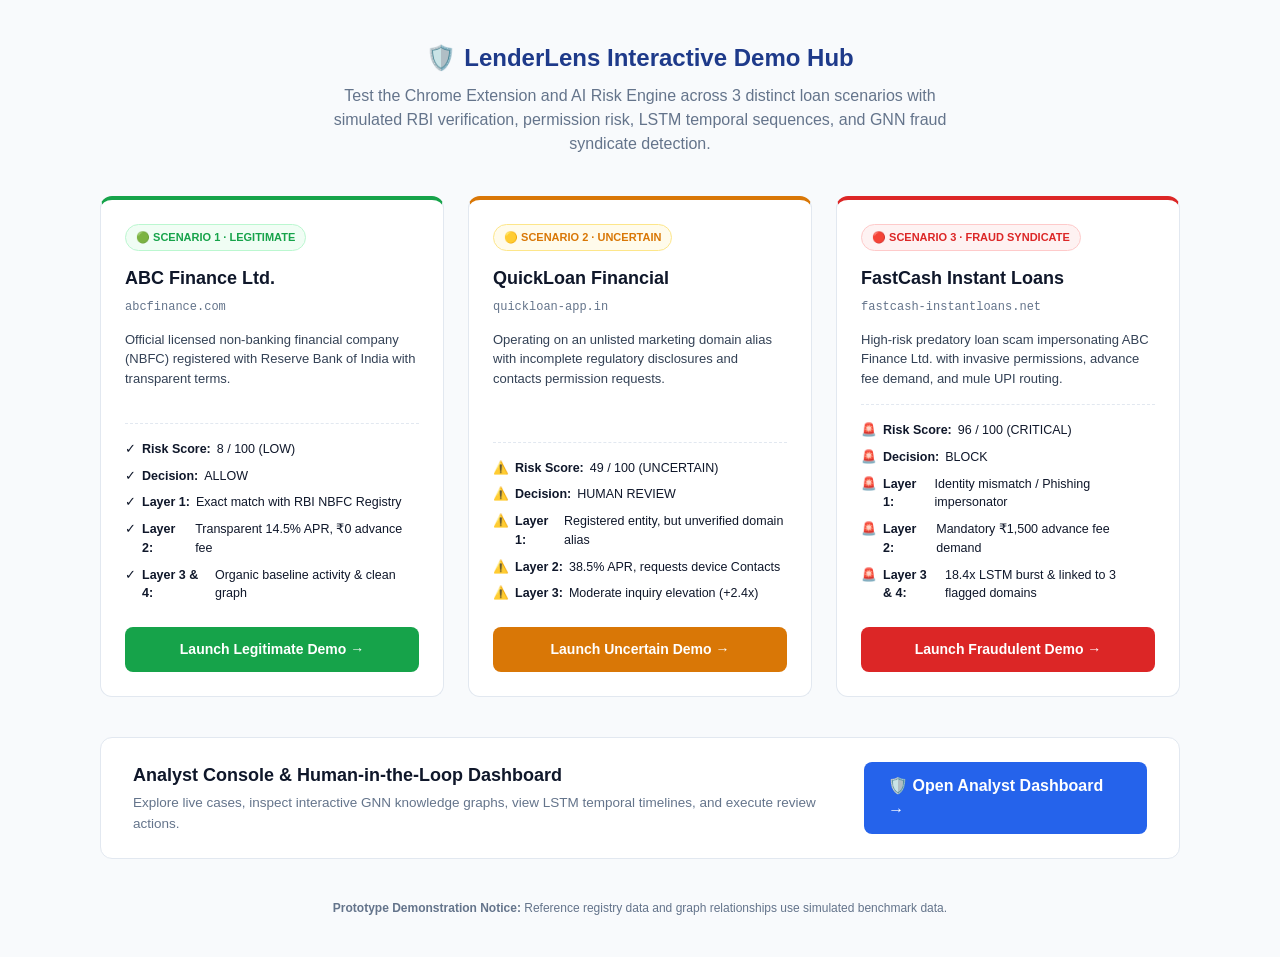
<file: backend/demo_sites/index.html>
<!DOCTYPE html>
<html lang="en">
<head>
  <meta charset="UTF-8">
  <meta name="viewport" content="width=device-width, initial-scale=1.0">
  <title>LenderLens — Interactive Demo Hub</title>
  <style>
    :root {
      --bg: #ffffff;
      --bg-subtle: #f8fafc;
      --border: #e2e8f0;
      --text-main: #0f172a;
      --text-muted: #64748b;
      --primary: #2563eb;
      --danger: #dc2626;
      --warning: #d97706;
      --success: #16a34a;
      --font: -apple-system, BlinkMacSystemFont, "Segoe UI", Roboto, sans-serif;
    }
    * { box-sizing: border-box; margin: 0; padding: 0; }
    body { background: var(--bg-subtle); color: var(--text-main); font-family: var(--font); line-height: 1.5; padding: 40px 20px; }
    .container { max-width: 1080px; margin: 0 auto; }
    
    .header { text-align: center; margin-bottom: 40px; }
    .brand { display: inline-flex; align-items: center; gap: 8px; font-size: 24px; font-weight: 800; color: #1e3a8a; margin-bottom: 8px; }
    .header p { color: var(--text-muted); font-size: 16px; max-width: 650px; margin: 0 auto; }
    
    .grid { display: grid; grid-template-columns: repeat(3, 1fr); gap: 24px; margin-bottom: 40px; }
    .card { background: #ffffff; border: 1px solid var(--border); border-radius: 12px; padding: 24px; display: flex; flex-direction: column; transition: transform 0.2s, box-shadow 0.2s; }
    .card:hover { transform: translateY(-3px); box-shadow: 0 10px 25px -5px rgba(0,0,0,0.08); }
    
    .card-badge { display: inline-block; padding: 4px 10px; border-radius: 999px; font-size: 11px; font-weight: 700; margin-bottom: 14px; width: fit-content; }
    .badge-success { background: #f0fdf4; color: var(--success); border: 1px solid #bbf7d0; }
    .badge-warning { background: #fffbeb; color: var(--warning); border: 1px solid #fde68a; }
    .badge-danger  { background: #fef2f2; color: var(--danger); border: 1px solid #fecaca; }
    
    .card-title { font-size: 18px; font-weight: 800; margin-bottom: 6px; }
    .card-domain { font-size: 12px; color: var(--text-muted); font-family: monospace; margin-bottom: 14px; }
    .card-desc { font-size: 13px; color: #334155; margin-bottom: 16px; flex: 1; }
    
    .traits-list { list-style: none; margin-bottom: 20px; font-size: 12.5px; border-top: 1px dashed var(--border); padding-top: 12px; }
    .traits-list li { padding: 4px 0; display: flex; align-items: flex-start; gap: 6px; }
    
    .btn { display: inline-flex; align-items: center; justify-content: center; width: 100%; padding: 12px; border-radius: 8px; font-weight: 700; font-size: 14px; text-decoration: none; cursor: pointer; border: none; transition: background 0.15s; }
    .btn-success { background: var(--success); color: #fff; }
    .btn-success:hover { background: #15803d; }
    .btn-warning { background: var(--warning); color: #fff; }
    .btn-warning:hover { background: #b45309; }
    .btn-danger { background: var(--danger); color: #fff; }
    .btn-danger:hover { background: #b91c1c; }
    
    .dashboard-banner { background: #ffffff; border: 1px solid var(--border); border-radius: 12px; padding: 24px 32px; display: flex; justify-content: space-between; align-items: center; }
    .dash-btn { background: var(--primary); color: #fff; padding: 12px 24px; border-radius: 8px; font-weight: 700; text-decoration: none; display: inline-flex; align-items: center; gap: 8px; }
    .dash-btn:hover { background: #1d4ed8; }

    .disclaimer-box { margin-top: 40px; text-align: center; font-size: 12px; color: var(--text-muted); }
  </style>
</head>
<body>

  <div class="container">
    <div class="header">
      <div class="brand">
        <span>🛡️</span>
        <span>LenderLens Interactive Demo Hub</span>
      </div>
      <p>Test the Chrome Extension and AI Risk Engine across 3 distinct loan scenarios with simulated RBI verification, permission risk, LSTM temporal sequences, and GNN fraud syndicate detection.</p>
    </div>

    <div class="grid">
      <!-- 🟢 1. Legitimate Scenario -->
      <div class="card" style="border-top: 4px solid var(--success);">
        <span class="card-badge badge-success">🟢 SCENARIO 1 · LEGITIMATE</span>
        <div class="card-title">ABC Finance Ltd.</div>
        <div class="card-domain">abcfinance.com</div>
        <div class="card-desc">
          Official licensed non-banking financial company (NBFC) registered with Reserve Bank of India with transparent terms.
        </div>
        <ul class="traits-list">
          <li><span>✓</span> <strong>Risk Score:</strong> 8 / 100 (LOW)</li>
          <li><span>✓</span> <strong>Decision:</strong> ALLOW</li>
          <li><span>✓</span> <strong>Layer 1:</strong> Exact match with RBI NBFC Registry</li>
          <li><span>✓</span> <strong>Layer 2:</strong> Transparent 14.5% APR, ₹0 advance fee</li>
          <li><span>✓</span> <strong>Layer 3 & 4:</strong> Organic baseline activity & clean graph</li>
        </ul>
        <a href="/demo/legitimate/index.html" class="btn btn-success" target="_blank">Launch Legitimate Demo →</a>
      </div>

      <!-- 🟡 2. Uncertain Scenario -->
      <div class="card" style="border-top: 4px solid var(--warning);">
        <span class="card-badge badge-warning">🟡 SCENARIO 2 · UNCERTAIN</span>
        <div class="card-title">QuickLoan Financial</div>
        <div class="card-domain">quickloan-app.in</div>
        <div class="card-desc">
          Operating on an unlisted marketing domain alias with incomplete regulatory disclosures and contacts permission requests.
        </div>
        <ul class="traits-list">
          <li><span>⚠️</span> <strong>Risk Score:</strong> 49 / 100 (UNCERTAIN)</li>
          <li><span>⚠️</span> <strong>Decision:</strong> HUMAN REVIEW</li>
          <li><span>⚠️</span> <strong>Layer 1:</strong> Registered entity, but unverified domain alias</li>
          <li><span>⚠️</span> <strong>Layer 2:</strong> 38.5% APR, requests device Contacts</li>
          <li><span>⚠️</span> <strong>Layer 3:</strong> Moderate inquiry elevation (+2.4x)</li>
        </ul>
        <a href="/demo/uncertain/index.html" class="btn btn-warning" target="_blank">Launch Uncertain Demo →</a>
      </div>

      <!-- 🔴 3. Fraudulent Scenario -->
      <div class="card" style="border-top: 4px solid var(--danger);">
        <span class="card-badge badge-danger">🔴 SCENARIO 3 · FRAUD SYNDICATE</span>
        <div class="card-title">FastCash Instant Loans</div>
        <div class="card-domain">fastcash-instantloans.net</div>
        <div class="card-desc">
          High-risk predatory loan scam impersonating ABC Finance Ltd. with invasive permissions, advance fee demand, and mule UPI routing.
        </div>
        <ul class="traits-list">
          <li><span>🚨</span> <strong>Risk Score:</strong> 96 / 100 (CRITICAL)</li>
          <li><span>🚨</span> <strong>Decision:</strong> BLOCK</li>
          <li><span>🚨</span> <strong>Layer 1:</strong> Identity mismatch / Phishing impersonator</li>
          <li><span>🚨</span> <strong>Layer 2:</strong> Mandatory ₹1,500 advance fee demand</li>
          <li><span>🚨</span> <strong>Layer 3 & 4:</strong> 18.4x LSTM burst & linked to 3 flagged domains</li>
        </ul>
        <a href="/demo/fraudulent/index.html" class="btn btn-danger" target="_blank">Launch Fraudulent Demo →</a>
      </div>
    </div>

    <!-- Dashboard Link Banner -->
    <div class="dashboard-banner">
      <div>
        <h2 style="font-size: 18px; font-weight: 800; margin-bottom: 4px;">Analyst Console & Human-in-the-Loop Dashboard</h2>
        <p style="font-size: 13.5px; color: var(--text-muted); margin: 0;">Explore live cases, inspect interactive GNN knowledge graphs, view LSTM temporal timelines, and execute review actions.</p>
      </div>
      <a href="/dashboard/index.html" class="dash-btn" target="_blank">
        <span>🛡️ Open Analyst Dashboard →</span>
      </a>
    </div>

    <div class="disclaimer-box">
      <strong>Prototype Demonstration Notice:</strong> Reference registry data and graph relationships use simulated benchmark data.
    </div>
  </div>

</body>
</html>
</file>
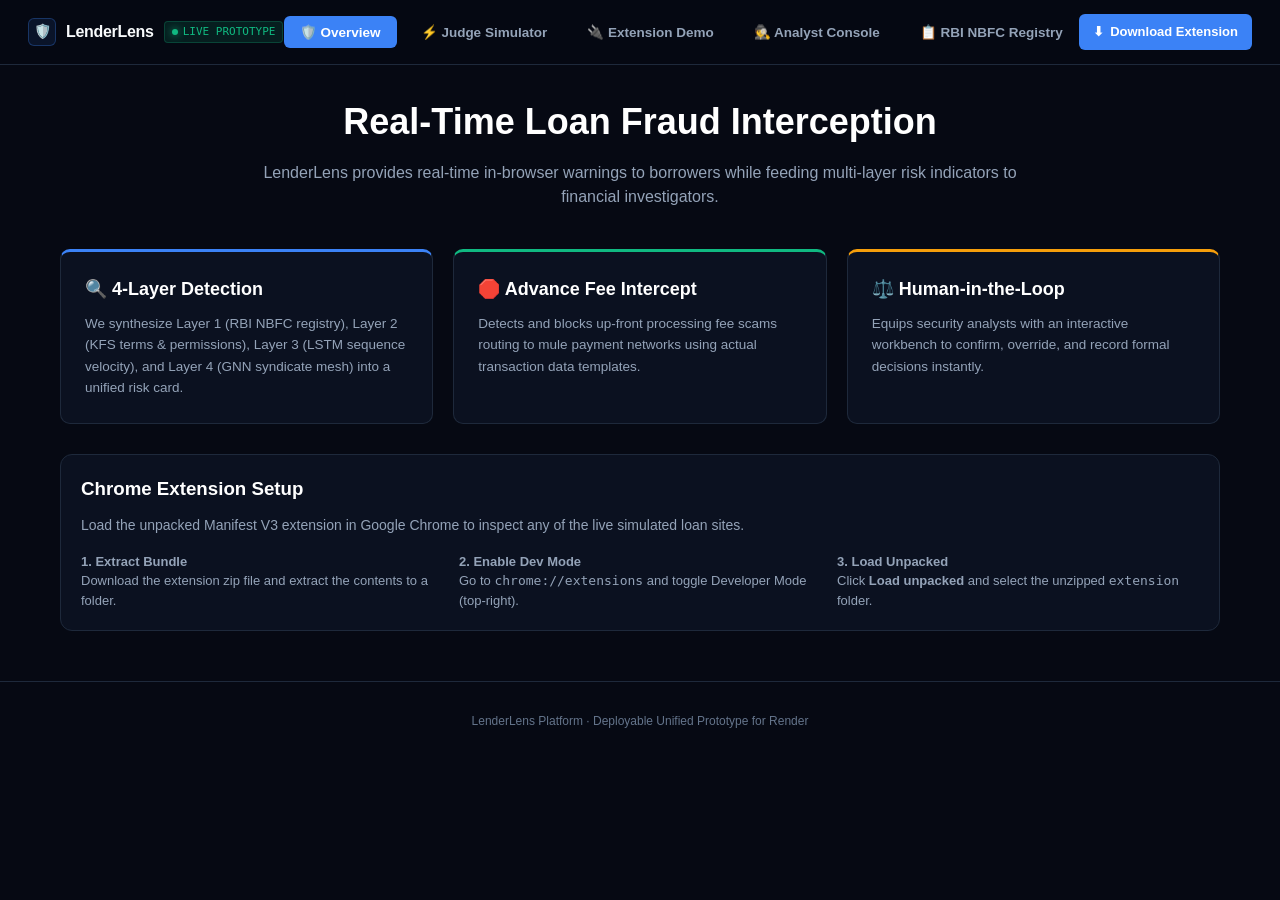
<file: backend/static/index.html>
<!DOCTYPE html>
<html lang="en">
<head>
  <meta charset="UTF-8">
  <meta name="viewport" content="width=device-width, initial-scale=1.0">
  <title>LenderLens — Real-Time Loan Fraud Defense Platform</title>
  <link rel="icon" href="data:image/svg+xml,<svg xmlns='http://www.w3.org/2000/svg' viewBox='0 0 24 24'><text y='20' font-size='20'>🛡️</text></svg>">
  <style>
    :root {
      --bg-base: #060913;
      --bg-surface: #0b1120;
      --bg-surface-elevated: #131b2e;
      --bg-surface-hover: #1e293b;
      --border-subtle: #1e293b;
      --border-focus: #3b82f6;
      --text-primary: #f8fafc;
      --text-secondary: #94a3b8;
      --text-tertiary: #64748b;
      
      --accent-blue: #3b82f6;
      --accent-blue-subtle: rgba(59, 130, 246, 0.1);
      --accent-red: #ef4444;
      --accent-red-subtle: rgba(239, 68, 68, 0.12);
      --accent-amber: #f59e0b;
      --accent-amber-subtle: rgba(245, 158, 11, 0.12);
      --accent-emerald: #10b981;
      --accent-emerald-subtle: rgba(16, 185, 129, 0.12);

      --font-sans: -apple-system, BlinkMacSystemFont, "Segoe UI", Roboto, sans-serif;
      --font-mono: ui-monospace, SFMono-Regular, Consolas, monospace;
    }

    * { box-sizing: border-box; margin: 0; padding: 0; }
    body {
      background: var(--bg-base);
      color: var(--text-primary);
      font-family: var(--font-sans);
      line-height: 1.5;
      -webkit-font-smoothing: antialiased;
    }

    /* Navbar */
    .navbar {
      position: sticky;
      top: 0;
      background: rgba(6, 9, 19, 0.94);
      backdrop-filter: blur(12px);
      border-bottom: 1px solid var(--border-subtle);
      z-index: 100;
      padding: 14px 28px;
      display: flex;
      justify-content: space-between;
      align-items: center;
    }
    .nav-brand {
      display: flex;
      align-items: center;
      gap: 10px;
      text-decoration: none;
      color: var(--text-primary);
    }
    .shield-badge {
      width: 28px;
      height: 28px;
      background: var(--accent-blue-subtle);
      border: 1px solid rgba(59, 130, 246, 0.3);
      border-radius: 6px;
      display: flex;
      align-items: center;
      justify-content: center;
      font-size: 14px;
    }
    .brand-name {
      font-size: 16px;
      font-weight: 800;
      letter-spacing: -0.3px;
    }
    .sys-status {
      display: inline-flex;
      align-items: center;
      gap: 5px;
      font-family: var(--font-mono);
      font-size: 11px;
      color: var(--accent-emerald);
      background: var(--accent-emerald-subtle);
      border: 1px solid rgba(16, 185, 129, 0.25);
      padding: 2px 7px;
      border-radius: 4px;
    }
    .status-dot {
      width: 6px;
      height: 6px;
      border-radius: 50%;
      background: var(--accent-emerald);
      box-shadow: 0 0 8px var(--accent-emerald);
    }

    /* Tab Navigation Links */
    .nav-links {
      display: flex;
      align-items: center;
      gap: 8px;
    }
    .tab-btn {
      background: none;
      border: none;
      color: var(--text-secondary);
      font-size: 13.5px;
      font-weight: 600;
      padding: 8px 16px;
      border-radius: 6px;
      cursor: pointer;
      transition: all 0.15s;
    }
    .tab-btn:hover { color: var(--text-primary); background: var(--bg-surface-hover); }
    .tab-btn.active { color: #fff; background: var(--accent-blue); }

    .btn-nav-download {
      background: var(--accent-blue);
      color: #fff;
      padding: 8px 14px;
      border-radius: 6px;
      font-size: 13px;
      font-weight: 700;
      text-decoration: none;
      display: inline-flex;
      align-items: center;
      gap: 6px;
    }
    .btn-nav-download:hover { opacity: 0.9; }

    /* Page Container */
    .container {
      max-width: 1200px;
      margin: 30px auto;
      padding: 0 20px;
    }

    /* Content Panels */
    .tab-panel { display: none; }
    .tab-panel.active { display: block; }

    /* Telemetry Info Cards */
    .telemetry-strip {
      display: grid;
      grid-template-columns: repeat(4, 1fr);
      gap: 12px;
      margin-bottom: 24px;
    }
    .telemetry-cell {
      background: var(--bg-surface);
      border: 1px solid var(--border-subtle);
      border-radius: 8px;
      padding: 16px;
    }
    .tele-label {
      font-family: var(--font-mono);
      font-size: 10.5px;
      color: var(--text-tertiary);
      text-transform: uppercase;
      margin-bottom: 4px;
    }
    .tele-val {
      font-size: 18px;
      font-weight: 800;
      color: var(--text-primary);
    }

    /* Grid Layouts */
    .panel-grid {
      display: grid;
      grid-template-columns: 360px 1fr;
      gap: 24px;
    }

    /* Trust Card Widget */
    .trust-card {
      background: var(--bg-surface);
      border: 1px solid var(--border-subtle);
      border-radius: 12px;
      padding: 20px;
      box-shadow: 0 10px 25px rgba(0,0,0,0.3);
    }
    .trust-card-header {
      display: flex;
      justify-content: space-between;
      align-items: center;
      margin-bottom: 12px;
    }
    .trust-score-badge {
      font-family: var(--font-mono);
      font-size: 13px;
      font-weight: 800;
      padding: 4px 8px;
      border-radius: 6px;
    }

    /* Evidence Items */
    .evidence-item {
      display: flex;
      gap: 8px;
      font-size: 12.5px;
      color: var(--text-secondary);
      padding: 8px 0;
      border-bottom: 1px dashed var(--border-subtle);
    }
    .evidence-item:last-child { border-bottom: none; }
    .icon-fail { color: var(--accent-red); font-weight: bold; }
    .icon-pass { color: var(--accent-emerald); font-weight: bold; }

    /* Main Console Workspace */
    .console-wrap {
      display: flex;
      flex-direction: column;
      gap: 20px;
    }
    .console-box {
      background: var(--bg-surface);
      border: 1px solid var(--border-subtle);
      border-radius: 12px;
      padding: 20px;
    }
    .console-header {
      display: flex;
      justify-content: space-between;
      align-items: center;
      font-size: 14px;
      font-weight: 700;
      border-bottom: 1px solid var(--border-subtle);
      padding-bottom: 12px;
      margin-bottom: 16px;
    }

    /* Interactive canvases */
    .canvas-wrap {
      height: 180px;
      background: #07090e;
      border-radius: 8px;
      border: 1px solid var(--border-subtle);
      position: relative;
    }
    canvas { width: 100%; height: 100%; display: block; }

    /* Form Elements */
    .scan-row {
      display: flex;
      gap: 12px;
      margin-bottom: 24px;
    }
    .scan-input {
      flex: 1;
      background: var(--bg-surface);
      border: 1px solid var(--border-subtle);
      border-radius: 8px;
      padding: 12px 16px;
      color: #fff;
      font-family: var(--font-mono);
      font-size: 14px;
    }
    .scan-input:focus { outline: none; border-color: var(--accent-blue); }
    .btn-action {
      background: var(--accent-blue);
      color: #fff;
      border: none;
      padding: 12px 24px;
      border-radius: 8px;
      font-weight: 700;
      cursor: pointer;
      font-size: 14px;
    }
    .btn-action:hover { opacity: 0.9; }

    /* Tables */
    table {
      width: 100%;
      border-collapse: collapse;
      font-size: 13px;
    }
    th {
      text-align: left;
      color: var(--text-tertiary);
      font-family: var(--font-mono);
      font-size: 11px;
      text-transform: uppercase;
      padding: 10px 12px;
      border-bottom: 1px solid var(--border-subtle);
    }
    td {
      padding: 12px;
      border-bottom: 1px solid var(--border-subtle);
      color: var(--text-secondary);
    }
    tr:hover td { background: rgba(255,255,255,0.02); }

    /* Badges */
    .badge {
      display: inline-block;
      font-family: var(--font-mono);
      font-size: 11px;
      font-weight: 700;
      padding: 2px 6px;
      border-radius: 4px;
    }
    .badge-danger { background: var(--accent-red-subtle); color: var(--accent-red); border: 1px solid rgba(239,68,68,0.2); }
    .badge-warning { background: var(--accent-amber-subtle); color: var(--accent-amber); border: 1px solid rgba(245,158,11,0.2); }
    .badge-success { background: var(--accent-emerald-subtle); color: var(--accent-emerald); border: 1px solid rgba(16,185,129,0.2); }

    /* Human-in-the-loop review actions */
    .review-action-row {
      display: flex;
      gap: 10px;
      margin-top: 16px;
    }
    .btn-review {
      flex: 1;
      padding: 10px;
      border-radius: 6px;
      font-weight: 700;
      border: 1px solid var(--border-subtle);
      background: var(--bg-surface-elevated);
      color: var(--text-primary);
      cursor: pointer;
      font-size: 12px;
    }
    .btn-review:hover { background: var(--bg-surface-hover); }
    .btn-approve { border-color: var(--accent-emerald); color: var(--accent-emerald); }
    .btn-warn { border-color: var(--accent-amber); color: var(--accent-amber); }
    .btn-block { border-color: var(--accent-red); color: var(--accent-red); }

    /* Info cards */
    .product-grid {
      display: grid;
      grid-template-columns: repeat(3, 1fr);
      gap: 20px;
      margin-top: 30px;
    }
    .product-card {
      background: var(--bg-surface);
      border: 1px solid var(--border-subtle);
      border-radius: 10px;
      padding: 24px;
    }
    .product-card h3 { font-size: 18px; margin-bottom: 10px; color: #fff; }
    .product-card p { font-size: 13.5px; color: var(--text-secondary); line-height: 1.6; }

    /* ─── Extension Demo: Simulated Browser Chrome ─── */
    .browser-frame {
      border: 1px solid var(--border-subtle);
      border-radius: 10px;
      overflow: hidden;
      background: #0a0e1a;
      box-shadow: 0 20px 60px rgba(0,0,0,0.5);
    }
    .browser-topbar {
      display: flex;
      align-items: center;
      gap: 10px;
      padding: 10px 14px;
      background: #111827;
      border-bottom: 1px solid var(--border-subtle);
    }
    .browser-dots { display:flex; gap:5px; }
    .browser-dots span { width:10px; height:10px; border-radius:50%; }
    .dot-r { background: #ef4444; }
    .dot-y { background: #f59e0b; }
    .dot-g { background: #10b981; }
    .browser-url-bar {
      flex: 1;
      background: #1e293b;
      border: 1px solid #334155;
      border-radius: 6px;
      padding: 6px 12px;
      font-family: var(--font-mono);
      font-size: 12px;
      color: var(--text-secondary);
      display: flex;
      align-items: center;
      gap: 6px;
    }
    .url-lock { color: var(--accent-emerald); font-size: 11px; }
    .browser-ext-icon {
      width: 28px; height: 28px;
      background: var(--accent-blue-subtle);
      border: 1px solid rgba(59,130,246,0.3);
      border-radius: 6px;
      display: flex; align-items: center; justify-content: center;
      font-size: 13px;
      cursor: pointer;
      position: relative;
    }
    .ext-alert-dot {
      position:absolute; top:-3px; right:-3px;
      width:8px; height:8px; border-radius:50%;
      background: var(--accent-red);
      border: 2px solid #111827;
    }
    .browser-viewport {
      position: relative;
      min-height: 420px;
      padding: 30px;
      background: #f9fafb;
      color: #1e293b;
    }

    /* Fake loan page content inside browser */
    .fake-page-header {
      background: linear-gradient(135deg, #1e40af, #7c3aed);
      color: #fff;
      padding: 24px 30px;
      border-radius: 10px;
      margin-bottom: 20px;
    }
    .fake-page-header h2 { font-size: 22px; margin-bottom: 6px; }
    .fake-page-header p { font-size: 13px; opacity: 0.85; }
    .fake-page-form {
      background: #fff;
      border: 1px solid #e2e8f0;
      border-radius: 10px;
      padding: 24px;
    }
    .fake-input {
      width: 100%;
      padding: 10px 14px;
      border: 1px solid #cbd5e1;
      border-radius: 6px;
      font-size: 13px;
      color: #475569;
      background: #f8fafc;
      margin-bottom: 12px;
    }
    .fake-cta-btn {
      background: #7c3aed;
      color: #fff;
      padding: 10px 20px;
      border: none;
      border-radius: 6px;
      font-weight: 700;
      font-size: 14px;
      width: 100%;
      cursor: default;
    }

    /* Extension Trust Card overlay (positioned inside browser viewport) */
    .ext-overlay-card {
      position: absolute;
      top: 16px;
      right: 16px;
      width: 300px;
      background: #0f172a;
      border: 1px solid #334155;
      border-radius: 10px;
      padding: 16px;
      box-shadow: 0 12px 40px rgba(0,0,0,0.5);
      z-index: 10;
      font-family: var(--font-sans);
      color: #f8fafc;
      opacity: 0;
      transform: translateY(-10px);
      transition: all 0.4s ease;
    }
    .ext-overlay-card.visible {
      opacity: 1;
      transform: translateY(0);
    }

    /* Extension popup mockup */
    .ext-popup-mockup {
      width: 340px;
      background: var(--bg-surface);
      border: 1px solid var(--border-subtle);
      border-radius: 10px;
      overflow: hidden;
      box-shadow: 0 12px 40px rgba(0,0,0,0.4);
    }
    .popup-header {
      display: flex; align-items: center; justify-content: space-between;
      padding: 12px 16px;
      border-bottom: 1px solid var(--border-subtle);
      background: var(--bg-surface-elevated);
    }
    .popup-body { padding: 16px; }
    .popup-layer-row {
      display: flex; align-items: center; gap: 10px;
      padding: 10px 0;
      border-bottom: 1px dashed var(--border-subtle);
      font-size: 12.5px;
    }
    .popup-layer-row:last-child { border-bottom: none; }
    .layer-icon {
      width: 28px; height: 28px;
      border-radius: 6px;
      display: flex; align-items: center; justify-content: center;
      font-size: 13px;
      flex-shrink: 0;
    }

    /* Step timeline */
    .ext-step-timeline {
      display: flex;
      gap: 0;
      margin-bottom: 30px;
    }
    .ext-step {
      flex: 1;
      text-align: center;
      position: relative;
      cursor: pointer;
    }
    .ext-step::after {
      content: '';
      position: absolute;
      top: 16px;
      left: 50%;
      width: 100%;
      height: 2px;
      background: var(--border-subtle);
      z-index: 0;
    }
    .ext-step:last-child::after { display: none; }
    .step-circle {
      width: 32px; height: 32px;
      border-radius: 50%;
      background: var(--bg-surface);
      border: 2px solid var(--border-subtle);
      display: inline-flex; align-items: center; justify-content: center;
      font-size: 13px; font-weight: 800;
      position: relative;
      z-index: 1;
      transition: all 0.3s;
    }
    .ext-step.active .step-circle {
      background: var(--accent-blue);
      border-color: var(--accent-blue);
      color: #fff;
    }
    .ext-step.done .step-circle {
      background: var(--accent-emerald);
      border-color: var(--accent-emerald);
      color: #fff;
    }
    .step-label {
      display: block;
      font-size: 11px;
      color: var(--text-tertiary);
      margin-top: 6px;
      font-weight: 600;
    }
    .ext-step.active .step-label, .ext-step.done .step-label { color: var(--text-primary); }
  </style>
</head>
<body>

  <!-- Sticky Navbar -->
  <header class="navbar">
    <a href="#" class="nav-brand">
      <div class="shield-badge">🛡️</div>
      <div class="brand-name">LenderLens</div>
      <span class="sys-status"><span class="status-dot"></span> LIVE PROTOTYPE</span>
    </a>
    
    <div class="nav-links">
      <button class="tab-btn active" onclick="switchTab('tab-overview')">🛡️ Overview</button>
      <button class="tab-btn" onclick="switchTab('tab-simulator')">⚡ Judge Simulator</button>
      <button class="tab-btn" onclick="switchTab('tab-extension')">🔌 Extension Demo</button>
      <button class="tab-btn" onclick="switchTab('tab-analyst')">🕵️ Analyst Console</button>
      <button class="tab-btn" onclick="switchTab('tab-registry')">📋 RBI NBFC Registry</button>
    </div>

    <a href="/download-extension" class="btn-nav-download">
      <span>⬇</span> Download Extension
    </a>
  </header>

  <div class="container">

    <!-- ─── TAB 1: OVERVIEW & SYSTEM ARCHITECTURE ─── -->
    <div class="tab-panel active" id="tab-overview">
      <div style="margin-bottom: 40px; text-align: center;">
        <h1 style="font-size: 36px; margin-bottom: 12px; color: #fff;">Real-Time Loan Fraud Interception</h1>
        <p style="font-size: 16px; color: var(--text-secondary); max-width: 800px; margin: 0 auto;">
          LenderLens provides real-time in-browser warnings to borrowers while feeding multi-layer risk indicators to financial investigators.
        </p>
      </div>

      <div class="product-grid">
        <div class="product-card" style="border-top: 3px solid var(--accent-blue);">
          <h3>🔍 4-Layer Detection</h3>
          <p>We synthesize Layer 1 (RBI NBFC registry), Layer 2 (KFS terms & permissions), Layer 3 (LSTM sequence velocity), and Layer 4 (GNN syndicate mesh) into a unified risk card.</p>
        </div>
        <div class="product-card" style="border-top: 3px solid var(--accent-emerald);">
          <h3>🛑 Advance Fee Intercept</h3>
          <p>Detects and blocks up-front processing fee scams routing to mule payment networks using actual transaction data templates.</p>
        </div>
        <div class="product-card" style="border-top: 3px solid var(--accent-amber);">
          <h3>⚖️ Human-in-the-Loop</h3>
          <p>Equips security analysts with an interactive workbench to confirm, override, and record formal decisions instantly.</p>
        </div>
      </div>

      <!-- Installation -->
      <div class="console-box" style="margin-top: 30px;">
        <h3 style="color:#fff; margin-bottom:12px;">Chrome Extension Setup</h3>
        <p style="font-size:14px; color:var(--text-secondary); margin-bottom:16px;">
          Load the unpacked Manifest V3 extension in Google Chrome to inspect any of the live simulated loan sites.
        </p>
        <div style="display:grid; grid-template-columns: repeat(3, 1fr); gap:16px; font-size:13px; color:var(--text-secondary);">
          <div><strong>1. Extract Bundle</strong><br>Download the extension zip file and extract the contents to a folder.</div>
          <div><strong>2. Enable Dev Mode</strong><br>Go to <code>chrome://extensions</code> and toggle Developer Mode (top-right).</div>
          <div><strong>3. Load Unpacked</strong><br>Click <strong>Load unpacked</strong> and select the unzipped <code>extension</code> folder.</div>
        </div>
      </div>
    </div>

    <!-- ─── TAB 2: LIVE SIMULATOR (JUDGE VIEW) ─── -->
    <div class="tab-panel" id="tab-simulator">
      <div style="text-align:center; margin-bottom:24px;">
        <h2 style="color:#fff; font-size:20px; margin-bottom:6px;">⚡ Live ML Risk Simulator</h2>
        <p style="color:var(--text-secondary); font-size:13px;">Select a scenario — the backend runs real LSTM (IsolationForest) and GNN (RandomForest) inference on each request.</p>
      </div>
      <div class="scan-row">
        <select class="scan-input" style="max-width: 280px;" id="sim-presets" onchange="applyPreset(this.value)">
          <option value="fraud">🔴 Scenario A — Fraudulent Advance-Fee Scam</option>
          <option value="uncertain">🟡 Scenario B — Uncertain / Unverified Platform</option>
          <option value="legit">🟢 Scenario C — Verified Registered Lender</option>
        </select>
        <input type="text" class="scan-input" id="sim-url" value="https://scam-instant-loans.net/apply">
        <button class="btn-action" onclick="runSimAnalysis()">⚡ Run ML Analysis</button>
      </div>

      <div class="panel-grid">
        <!-- Trust Card Widget -->
        <div class="trust-card" id="sim-trust-card">
          <div class="trust-card-header">
            <div>
              <h3 id="sim-claimed-name" style="font-size: 16px; color:#fff;">Fraudulent Syndicate</h3>
              <div id="sim-domain" style="font-family: var(--font-mono); font-size: 11px; color: var(--text-tertiary);">scam-instant-loans.net</div>
            </div>
            <span class="badge badge-danger" id="sim-verdict">BLOCK</span>
          </div>

          <div style="background:var(--accent-red-subtle); border: 1px solid rgba(239,68,68,0.25); border-radius: 6px; padding:10px; margin-bottom:14px;" id="sim-banner">
            <div style="display:flex; justify-content:space-between; font-weight:800; font-size:13px; color:var(--accent-red);">
              <span id="sim-risk-label">🔴 CRITICAL RISK</span>
              <span id="sim-score-num">96.0 / 100</span>
            </div>
            <div style="height:6px; background:rgba(255,255,255,0.08); border-radius:3px; margin-top:8px; overflow:hidden;">
              <div style="height:100%; background:var(--accent-red); width: 96%; transition: width 0.6s;" id="sim-score-bar"></div>
            </div>
          </div>

          <div class="evidence-list" id="sim-evidence">
            <div class="evidence-item"><span class="icon-fail">✕</span><span>RBI Registry: No matching NBFC registration found</span></div>
            <div class="evidence-item"><span class="icon-fail">✕</span><span>Advance fee detected before disbursement</span></div>
            <div class="evidence-item"><span class="icon-fail">✕</span><span>LSTM: Abnormal complaint burst (+18.4x surge)</span></div>
            <div class="evidence-item"><span class="icon-fail">✕</span><span>GNN: Connected to flagged phishing domains</span></div>
          </div>

          <!-- ML Model Attribution -->
          <div style="margin-top:12px; font-size:10px; color:var(--text-tertiary); border-top:1px solid var(--border-subtle); padding-top:8px;" id="sim-ml-meta">
            <strong>LSTM:</strong> IsolationForest (200 trees) · <strong>GNN:</strong> RandomForest (150 trees)
          </div>

          <div style="background:rgba(239,68,68,0.15); border: 1px solid rgba(239,68,68,0.3); color:#fca5a5; font-weight:700; font-size:11.5px; padding:8px; border-radius:4px; text-align:center; margin-top:14px;" id="sim-alert">
            ⚠ DO NOT TRANSFER MONEY
          </div>
        </div>

        <!-- 4-Layer Diagnostic Panels -->
        <div class="console-wrap">
          <div class="console-box">
            <div class="console-header">
              <span>🕸️ Layer 4: GNN Syndicate Graph</span>
              <span style="font-family: var(--font-mono); font-size: 11px; color: var(--text-tertiary);" id="sim-gnn-meta">3 Domains · 2 Mule UPIs</span>
            </div>
            <div class="canvas-wrap">
              <canvas id="sim-gnn-canvas"></canvas>
            </div>
          </div>

          <div class="console-box">
            <div class="console-header">
              <span>📈 Layer 3: LSTM Temporal Anomaly</span>
              <span style="font-family: var(--font-mono); font-size: 11px; color: var(--text-tertiary);" id="sim-lstm-meta">Pattern: ABNORMAL BURST (+18.4x)</span>
            </div>
            <div class="canvas-wrap">
              <canvas id="sim-lstm-canvas"></canvas>
            </div>
          </div>
        </div>
      </div>
    </div>


    <!-- ─── TAB: EXTENSION DEMO (INTERACTIVE BROWSER SIMULATION) ─── -->
    <div class="tab-panel" id="tab-extension">
      <div style="text-align:center; margin-bottom:24px;">
        <h2 style="color:#fff; font-size:24px; margin-bottom:8px;">Chrome Extension — Live Walkthrough</h2>
        <p style="color:var(--text-secondary); font-size:14px;">See exactly how LenderLens protects borrowers in real-time, step by step.</p>
      </div>

      <!-- Step Timeline -->
      <div class="ext-step-timeline" id="ext-steps">
        <div class="ext-step active" onclick="goExtStep(0)">
          <span class="step-circle">1</span>
          <span class="step-label">User Visits Loan Site</span>
        </div>
        <div class="ext-step" onclick="goExtStep(1)">
          <span class="step-circle">2</span>
          <span class="step-label">Extension Scans Page</span>
        </div>
        <div class="ext-step" onclick="goExtStep(2)">
          <span class="step-circle">3</span>
          <span class="step-label">4-Layer Analysis</span>
        </div>
        <div class="ext-step" onclick="goExtStep(3)">
          <span class="step-circle">4</span>
          <span class="step-label">Trust Card Injected</span>
        </div>
        <div class="ext-step" onclick="goExtStep(4)">
          <span class="step-circle">5</span>
          <span class="step-label">Popup Details</span>
        </div>
      </div>

      <!-- Two-column: Browser Sim + Sidebar -->
      <div style="display:grid; grid-template-columns:1fr 360px; gap:24px;">

        <!-- Simulated Browser Window -->
        <div class="browser-frame" id="ext-browser">
          <div class="browser-topbar">
            <div class="browser-dots">
              <span class="dot-r"></span><span class="dot-y"></span><span class="dot-g"></span>
            </div>
            <div class="browser-url-bar" id="ext-url-bar">
              <span class="url-lock">🔓</span>
              <span id="ext-url-text">https://scam-instant-loans.net/apply</span>
            </div>
            <div class="browser-ext-icon" id="ext-toolbar-icon" title="LenderLens Extension">
              🛡️
            </div>
          </div>

          <div class="browser-viewport" id="ext-viewport">
            <!-- Fake Loan Page -->
            <div id="ext-fake-page">
              <div class="fake-page-header">
                <h2>💰 Fraudulent Syndicate</h2>
                <p>Get ₹50,000 deposited in 10 minutes! No documents needed. Trusted by ABC Finance Ltd.</p>
              </div>
              <div class="fake-page-form">
                <div style="font-weight:700; color:#1e293b; margin-bottom:12px;">Apply Now — Instant Approval</div>
                <input class="fake-input" value="Rahul Sharma" disabled>
                <input class="fake-input" value="+91 98765 43210" disabled>
                <input class="fake-input" value="₹50,000" disabled>
                <div style="font-size:11px; color:#94a3b8; margin-bottom:12px;">
                  ⚠️ A one-time processing fee of <strong style="color:#ef4444;">₹1,500</strong> is required before loan disbursement.
                  Pay to UPI: <code>fastpay.collect@okhdfcbank</code>
                </div>
                <button class="fake-cta-btn">Pay ₹1,500 & Get Instant Loan →</button>
              </div>
            </div>

            <!-- Scanning Overlay -->
            <div id="ext-scan-overlay" style="display:none; position:absolute; inset:0; background:rgba(15,23,42,0.85); z-index:5; display:none; flex-direction:column; align-items:center; justify-content:center;">
              <div style="font-size:40px; margin-bottom:12px;" id="ext-scan-spinner">🔍</div>
              <div style="color:#f8fafc; font-weight:700; font-size:16px;" id="ext-scan-status">Scanning page content...</div>
              <div style="color:#94a3b8; font-size:12px; margin-top:6px; font-family:var(--font-mono);" id="ext-scan-detail">Extracting domain, text, permissions…</div>
            </div>

            <!-- Trust Card Overlay (injected by extension) -->
            <div class="ext-overlay-card" id="ext-trust-overlay">
              <div style="display:flex; justify-content:space-between; align-items:center; margin-bottom:10px;">
                <div style="display:flex; align-items:center; gap:6px;">
                  <span style="font-size:14px;">🛡️</span>
                  <strong style="font-size:12px;">LenderLens</strong>
                </div>
                <span class="badge badge-danger" style="font-size:10px;">BLOCK</span>
              </div>
              <div style="background:rgba(239,68,68,0.15); border:1px solid rgba(239,68,68,0.3); border-radius:6px; padding:8px; margin-bottom:10px;">
                <div style="display:flex; justify-content:space-between; font-weight:800; font-size:12px; color:#ef4444;">
                  <span>🔴 CRITICAL RISK</span>
                  <span>96 / 100</span>
                </div>
                <div style="height:4px; background:rgba(255,255,255,0.1); border-radius:2px; margin-top:6px; overflow:hidden;">
                  <div style="height:100%; width:96%; background:#ef4444;"></div>
                </div>
              </div>
              <div style="font-size:11px; color:#94a3b8; line-height:1.6;">
                <div style="margin-bottom:4px;"><span style="color:#ef4444;">✕</span> RBI Registry mismatch — impersonates ABC Finance</div>
                <div style="margin-bottom:4px;"><span style="color:#ef4444;">✕</span> Advance fee ₹1,500 to mule UPI</div>
                <div style="margin-bottom:4px;"><span style="color:#ef4444;">✕</span> LSTM burst: +18.4x grievance surge</div>
                <div><span style="color:#ef4444;">✕</span> GNN: linked to 3 flagged domains</div>
              </div>
              <div style="background:rgba(239,68,68,0.2); border:1px solid rgba(239,68,68,0.3); color:#fca5a5; font-weight:700; font-size:10.5px; padding:6px; border-radius:4px; text-align:center; margin-top:10px;">
                ⚠ DO NOT TRANSFER MONEY TO THIS SITE
              </div>
            </div>
          </div>
        </div>

        <!-- Sidebar: Explanation + Popup Mockup -->
        <div style="display:flex; flex-direction:column; gap:20px;">
          <!-- Step Description Card -->
          <div class="console-box" id="ext-step-description">
            <div style="font-weight:700; color:#fff; margin-bottom:8px; font-size:14px;" id="ext-step-title">Step 1: User Visits a Loan Site</div>
            <p style="font-size:13px; color:var(--text-secondary); line-height:1.6;" id="ext-step-body">
              A borrower searches for "instant loan" and lands on <strong>scam-instant-loans.net</strong>.
              The page claims to be affiliated with RBI-registered "ABC Finance Ltd." and asks for an upfront ₹1,500 processing fee.
            </p>
          </div>

          <!-- Popup Mockup (shown at step 5) -->
          <div class="ext-popup-mockup" id="ext-popup-panel" style="display:none;">
            <div class="popup-header">
              <div style="display:flex; align-items:center; gap:6px;">
                <span>🛡️</span>
                <strong style="font-size:13px; color:#fff;">LenderLens Popup</strong>
              </div>
              <span class="badge badge-danger" style="font-size:10px;">96 / 100</span>
            </div>
            <div class="popup-body">
              <div style="font-weight:700; font-size:12px; color:#fff; margin-bottom:8px;">4-Layer Breakdown</div>
              
              <div class="popup-layer-row">
                <div class="layer-icon" style="background:var(--accent-red-subtle); color:var(--accent-red);">L1</div>
                <div>
                  <div style="font-weight:700; color:#fff;">RBI Identity Check</div>
                  <div style="font-size:11px; color:var(--text-tertiary);">IMPERSONATION — Claims ABC Finance, domain unregistered</div>
                </div>
                <span class="badge badge-danger" style="font-size:9px;">FAIL</span>
              </div>

              <div class="popup-layer-row">
                <div class="layer-icon" style="background:var(--accent-red-subtle); color:var(--accent-red);">L2</div>
                <div>
                  <div style="font-weight:700; color:#fff;">Loan Risk Scan</div>
                  <div style="font-size:11px; color:var(--text-tertiary);">Advance fee ₹1,500 · No KFS · SMS+Contacts access</div>
                </div>
                <span class="badge badge-danger" style="font-size:9px;">FAIL</span>
              </div>

              <div class="popup-layer-row">
                <div class="layer-icon" style="background:var(--accent-amber-subtle); color:var(--accent-amber);">L3</div>
                <div>
                  <div style="font-weight:700; color:#fff;">LSTM Temporal</div>
                  <div style="font-size:11px; color:var(--text-tertiary);">Grievance velocity +18.4x burst detected</div>
                </div>
                <span class="badge badge-danger" style="font-size:9px;">ALERT</span>
              </div>

              <div class="popup-layer-row">
                <div class="layer-icon" style="background:var(--accent-red-subtle); color:var(--accent-red);">L4</div>
                <div>
                  <div style="font-weight:700; color:#fff;">GNN Network</div>
                  <div style="font-size:11px; color:var(--text-tertiary);">Connected to 3 flagged domains + 2 mule UPIs</div>
                </div>
                <span class="badge badge-danger" style="font-size:9px;">FAIL</span>
              </div>

              <div style="border-top:1px solid var(--border-subtle); padding-top:10px; margin-top:8px;">
                <div class="popup-layer-row" style="border:none; padding:6px 0;">
                  <div class="layer-icon" style="background:rgba(139,92,246,0.12); color:#a78bfa;">👤</div>
                  <div>
                    <div style="font-weight:700; color:#fff;">Human-in-the-Loop</div>
                    <div style="font-size:11px; color:var(--text-tertiary);">Case escalated to analyst workbench for review</div>
                  </div>
                  <span class="badge badge-warning" style="font-size:9px;">QUEUE</span>
                </div>
              </div>
            </div>
          </div>

          <!-- Auto-play controls -->
          <div style="display:flex; gap:8px;">
            <button class="btn-action" style="flex:1; font-size:12px; padding:10px;" onclick="autoPlayExtDemo()">▶ Auto-Play Demo</button>
            <button class="btn-review" style="flex:1; font-size:12px; padding:10px;" onclick="resetExtDemo()">↺ Reset</button>
          </div>
        </div>
      </div>
    </div>

    <!-- ─── TAB 3: HUMAN-IN-THE-LOOP ANALYST CONSOLE ─── -->
    <div class="tab-panel" id="tab-analyst">
      <div class="telemetry-strip">
        <div class="telemetry-cell">
          <div class="tele-label">Total Cases</div>
          <div class="tele-val" id="an-total-cases">128</div>
        </div>
        <div class="telemetry-cell">
          <div class="tele-label">High-Risk Flags</div>
          <div class="tele-val" id="an-high-risk" style="color:var(--accent-red);">31</div>
        </div>
        <div class="telemetry-cell">
          <div class="tele-label">Pending Queues</div>
          <div class="tele-val" id="an-pending" style="color:var(--accent-amber);">12</div>
        </div>
        <div class="telemetry-cell">
          <div class="tele-label">Incidents Resolved</div>
          <div class="tele-val" id="an-resolved" style="color:var(--accent-emerald);">85</div>
        </div>
      </div>

      <div class="panel-grid">
        <!-- Active Cases Queue Table -->
        <div class="console-box" style="padding: 16px; overflow-x: auto;">
          <div style="font-weight:700; margin-bottom:12px; color:#fff;">Active Investigations</div>
          <table>
            <thead>
              <tr>
                <th>Lender</th>
                <th>Domain</th>
                <th>Score</th>
                <th>Status</th>
                <th>Action</th>
              </tr>
            </thead>
            <tbody id="case-table-body">
              <!-- Dynamically populated -->
            </tbody>
          </table>
        </div>

        <!-- Investigation Workbench -->
        <div class="console-box" id="workbench-panel">
          <div class="console-header">
            <div>
              <span style="color:var(--text-tertiary); font-size:11px; font-family:var(--font-mono);">WORKBENCH CASE ID:</span>
              <strong id="wb-case-id" style="color:#fff;">SELECT A CASE</strong>
            </div>
            <span class="badge" id="wb-risk-badge">N/A</span>
          </div>

          <div style="display:grid; grid-template-columns: 1fr 1fr; gap:16px; margin-bottom:20px;">
            <div style="background:#07090e; border: 1px solid var(--border-subtle); border-radius:8px; padding:14px;">
              <div style="font-weight:700; font-size:12px; margin-bottom:8px; color:#fff;">L1: RBI Identity Cross-Check</div>
              <div style="font-size:11.5px; color:var(--text-secondary);" id="wb-l1-details">No case selected</div>
            </div>
            <div style="background:#07090e; border: 1px solid var(--border-subtle); border-radius:8px; padding:14px;">
              <div style="font-weight:700; font-size:12px; margin-bottom:8px; color:#fff;">L2: Loan indicators & Permissions</div>
              <div style="font-size:11.5px; color:var(--text-secondary);" id="wb-l2-details">No case selected</div>
            </div>
          </div>

          <div style="margin-bottom:20px;">
            <div style="font-weight:700; font-size:12px; margin-bottom:8px; color:#fff;">L4: Transaction Syndicate Trail</div>
            <div class="canvas-wrap" style="height:140px;">
              <canvas id="wb-gnn-canvas"></canvas>
            </div>
          </div>

          <div style="border-top: 1px solid var(--border-subtle); padding-top:16px;">
            <div style="font-weight:700; font-size:12px; margin-bottom:6px; color:#fff;">Record Analyst Review Decision</div>
            <textarea class="scan-input" style="height:60px; font-size:12px; width:100%; margin-bottom:12px;" id="wb-analyst-notes" placeholder="Enter investigation logs and telemetry context..."></textarea>
            
            <div class="review-action-row">
              <button class="btn-review btn-approve" onclick="submitReview('APPROVE')">APPROVE</button>
              <button class="btn-review btn-warn" onclick="submitReview('WARN')">ENFORCE WARNING</button>
              <button class="btn-review btn-block" onclick="submitReview('BLOCK')">BLOCK PORTAL</button>
            </div>
            <div style="font-size:11.5px; color:var(--accent-emerald); margin-top:8px; font-weight:700;" id="wb-status-message"></div>
          </div>
        </div>
      </div>
    </div>

    <!-- ─── TAB 4: RBI REGULATORY REGISTRY ─── -->
    <div class="tab-panel" id="tab-registry">
      <div class="console-box">
        <div class="console-header">
          <span>📋 Official Reserve Bank of India (RBI) Registry Lookup</span>
          <input type="text" class="scan-input" style="max-width:350px; padding:8px 12px; font-size:12.5px;" id="registry-search" placeholder="Search NBFC Name or CoR number..." oninput="searchRegistry(this.value)">
        </div>

        <div style="overflow-x:auto;">
          <table>
            <thead>
              <tr>
                <th>Legal Registered Name</th>
                <th>CoR Number</th>
                <th>Regulator</th>
                <th>Official Domain</th>
                <th>Status</th>
              </tr>
            </thead>
            <tbody id="registry-table-body">
              <!-- Dynamically populated -->
            </tbody>
          </table>
        </div>
      </div>
    </div>

  </div>

  <footer style="text-align:center; padding:30px; border-top:1px solid var(--border-subtle); font-size:12px; color:var(--text-tertiary); margin-top:50px;">
    LenderLens Platform · Deployable Unified Prototype for Render
  </footer>

  <script>
    const PRESETS = {
      fraud: {
        url: 'https://scam-instant-loans.net/apply',
        claimed_name: 'Impersonated NBFC',
        domain: 'scam-instant-loans.net',
        score: 96.0,
        level: '🔴 CRITICAL RISK',
        verdict: 'BLOCK',
        barColor: '#ef4444',
        bannerClass: 'badge-danger',
        evidence: [
          'Website-domain mismatch: Claims ABC Finance Ltd. but operates on unlisted domain',
          'Advance fee detected: Upfront ₹1,500 payment required before release',
          'Abnormal LSTM burst: Grievance velocity spiked +18.4x baseline',
          'GNN connection: Shared phone hotline with blocked ezcash-fastloan.online'
        ],
        urgent: true,
        gnnMeta: '3 Domains · 2 Mule UPIs · 1 shared hotline',
        lstmMeta: 'Pattern: ABNORMAL BURST (+18.4x surge)',
        nodes: [
          { id: 'fc_dom', label: 'scam-instant-loans.net', type: 'DOMAIN', susp: true, focal: true },
          { id: 'phone', label: '+91-9988776655 (Hotline)', type: 'PHONE', susp: true },
          { id: 'old_dom', label: 'rupee-instant-loan.xyz (Flagged)', type: 'DOMAIN', susp: true },
          { id: 'upi1', label: 'fastpay.collect@okhdfcbank', type: 'UPI', susp: true },
          { id: 'txn', label: 'TXN_F_90821: ₹1,500', type: 'TXN', susp: true }
        ],
        edges: [
          { s: 'fc_dom', t: 'phone', susp: true },
          { s: 'old_dom', t: 'phone', susp: true },
          { s: 'fc_dom', t: 'upi1', susp: true },
          { s: 'upi1', t: 'txn', susp: true }
        ],
        sequence: [10, 12, 11, 14, 16, 18, 75, 180, 350]
      },
      uncertain: {
        url: 'https://unknown-loan-app.in/apply',
        claimed_name: 'QuickLoan Financial Services Ltd.',
        domain: 'unknown-loan-app.in',
        score: 48.7,
        level: '🟡 UNCERTAIN',
        verdict: 'HUMAN REVIEW',
        barColor: '#f59e0b',
        bannerClass: 'badge-warning',
        evidence: [
          'RBI registered entity, but domain alias unknown-loan-app.in is not listed',
          'Incomplete Key Fact Statement (KFS) disclosure',
          'Requests device Contacts access for reference checks',
          'Moderate complain rate elevation (+2.4x)'
        ],
        urgent: false,
        gnnMeta: '1 Domain Alias · 0 Flagged Syndicates',
        lstmMeta: 'Pattern: MODERATE ELEVATION (+2.4x)',
        nodes: [
          { id: 'ql_dom', label: 'unknown-loan-app.in (Alias)', type: 'DOMAIN', susp: false, focal: true },
          { id: 'ql_legal', label: 'QuickLoan Financial Ltd.', type: 'LENDER', susp: false },
          { id: 'ql_off', label: 'quickloanfinance.org (Official)', type: 'DOMAIN', susp: false }
        ],
        edges: [
          { s: 'ql_dom', t: 'ql_legal', susp: false },
          { s: 'ql_legal', t: 'ql_off', susp: false }
        ],
        sequence: [20, 24, 22, 28, 35, 42, 48, 55, 58]
      },
      legit: {
        url: 'https://jansamarth.in/schemes',
        claimed_name: 'JanSamarth Government Credit Portal',
        domain: 'jansamarth.in',
        score: 5.0,
        level: '🟢 LOW RISK',
        verdict: 'ALLOW',
        barColor: '#10b981',
        bannerClass: 'badge-success',
        evidence: [
          'Official Ministry of Finance verified credit portal initiative',
          'Official registered domain match',
          'No advance fee demands or predatory permissions requested'
        ],
        urgent: false,
        gnnMeta: 'Verified Government Infrastructure',
        lstmMeta: 'Pattern: NORMAL ORGANIC (Baseline)',
        nodes: [
          { id: 'js_dom', label: 'jansamarth.in', type: 'DOMAIN', susp: false, focal: true },
          { id: 'js_gov', label: 'Ministry of Finance', type: 'GOV', susp: false }
        ],
        edges: [
          { s: 'js_dom', t: 'js_gov', susp: false }
        ],
        sequence: [15, 14, 16, 15, 13, 14, 15, 16, 14]
      },
      abc: {
        url: 'https://verified-lender-demo.com/home',
        claimed_name: 'ABC Finance Ltd.',
        domain: 'verified-lender-demo.com',
        score: 5.0,
        level: '🟢 LOW RISK',
        verdict: 'ALLOW',
        barColor: '#10b981',
        bannerClass: 'badge-success',
        evidence: [
          'Official RBI Registered NBFC record match (NBFC-CORP-109482)',
          'Official domain matches primary registry record',
          'Transparent Key Fact Statement (KFS) with 14.5% APR'
        ],
        urgent: false,
        gnnMeta: 'Verified Registered NBFC Domain',
        lstmMeta: 'Pattern: NORMAL ORGANIC (Baseline)',
        nodes: [
          { id: 'abc_dom', label: 'verified-lender-demo.com', type: 'DOMAIN', susp: false, focal: true },
          { id: 'abc_legal', label: 'ABC Finance Ltd.', type: 'LENDER', susp: false }
        ],
        edges: [
          { s: 'abc_dom', t: 'abc_legal', susp: false }
        ],
        sequence: [12, 13, 15, 14, 16, 15, 14, 16, 15]
      }
    };

    let activeTab = 'tab-overview';
    let loadedCases = [];
    let selectedCase = null;

    function switchTab(tabId) {
      document.querySelectorAll('.tab-btn').forEach(btn => btn.classList.remove('active'));
      document.querySelectorAll('.tab-panel').forEach(p => p.classList.remove('active'));

      const activeBtn = Array.from(document.querySelectorAll('.tab-btn')).find(btn => btn.getAttribute('onclick').includes(tabId));
      if (activeBtn) activeBtn.classList.add('active');
      document.getElementById(tabId).classList.add('active');

      if (tabId === 'tab-analyst') loadCases();
      if (tabId === 'tab-registry') loadRegistry();
    }

    // Scenario page_text payloads — realistic content for each archetype
    const SCENARIO_PAYLOADS = {
      fraud: {
        url: 'https://scam-instant-loans.net/apply',
        domain: 'scam-instant-loans.net',
        claimed_lender: 'Unregistered Loan Provider',
        page_text: 'Get instant loan ₹50,000 in 10 minutes! Guaranteed approval. No CIBIL required. No documents needed. Urgent cash offer. Pay advance security deposit ₹1,500 upfront before loan disbursal. Transfer to fastpay.collect@okhdfcbank. Call +91-9988776655. 100% approval rate. Fast cash now.',
        has_kfs: false,
        permissions_requested: ['contacts', 'sms', 'call logs', 'media']
      },
      uncertain: {
        url: 'https://unknown-loan-app.in/apply',
        domain: 'unknown-loan-app.in',
        claimed_lender: 'Unlisted Financial Services',
        page_text: 'Quick personal loan for salaried individuals. Apply online. Documents required: PAN, Aadhaar, salary slip. Interest rates starting 18% per annum. Processing fee applicable. KFS available on request. Loan tenure 12-36 months.',
        has_kfs: false,
        permissions_requested: ['contacts', 'location']
      },
      legit: {
        url: 'https://verified-lender-demo.com/apply',
        domain: 'verified-lender-demo.com',
        claimed_lender: 'Official Registered NBFC',
        page_text: 'Personal loan from RBI registered NBFC. Key Fact Statement (KFS) provided. Transparent interest rate 14.5% APR annual. Repayment schedule enclosed. No advance fee required. No upfront deposit. Loan disbursed directly to your bank account after verification. Contact our official helpline.',
        has_kfs: true,
        permissions_requested: []
      }
    };

    function applyPreset(key) {
      const urls = { fraud: 'https://scam-instant-loans.net/apply', uncertain: 'https://unknown-loan-app.in/apply', legit: 'https://verified-lender-demo.com/apply' };
      document.getElementById('sim-url').value = urls[key] || '';
    }

    async function runSimAnalysis() {
      const key = document.getElementById('sim-presets').value;
      const payload = SCENARIO_PAYLOADS[key];
      if (!payload) return;

      // Show loading state
      document.getElementById('sim-claimed-name').textContent = 'Analyzing…';
      document.getElementById('sim-score-num').textContent = '— / 100';
      document.getElementById('sim-verdict').textContent = 'SCANNING';
      document.getElementById('sim-verdict').className = 'badge';
      document.getElementById('sim-evidence').innerHTML = '<div class="evidence-item" style="color:var(--text-tertiary)">⏳ Running LSTM + GNN inference on backend…</div>';
      document.getElementById('sim-ml-meta').textContent = 'LSTM: IsolationForest · GNN: RandomForest — waiting for response…';

      try {
        const res = await fetch('/api/analyze', {
          method: 'POST',
          headers: { 'Content-Type': 'application/json' },
          body: JSON.stringify({
            url: payload.url,
            domain: payload.domain,
            claimed_lender: payload.claimed_lender,
            page_text: payload.page_text,
            has_kfs: payload.has_kfs,
            permissions_requested: payload.permissions_requested
          })
        });
        const data = await res.json();
        renderSimulatorFromAPI(data);
      } catch (err) {
        // Fallback: render from preset static data
        renderSimulator(PRESETS[key]);
        document.getElementById('sim-ml-meta').textContent = 'API offline — showing cached demo result';
      }
    }

    function renderSimulatorFromAPI(data) {
      const score = data.risk_score || 0;
      const decision = data.decision || 'ALLOW';
      const reasons = data.reasons || [];
      const lstm = data.lstm || {};
      const gnn = data.gnn || {};
      const identity = data.identity || {};

      document.getElementById('sim-claimed-name').textContent = identity.claimed_name || 'Unknown';
      document.getElementById('sim-domain').textContent = data.domain || '';
      document.getElementById('sim-score-num').textContent = `${score.toFixed(1)} / 100`;

      const verdict = document.getElementById('sim-verdict');
      verdict.textContent = decision;
      verdict.className = `badge ${score > 60 ? 'badge-danger' : score > 30 ? 'badge-warning' : 'badge-success'}`;

      const banner = document.getElementById('sim-banner');
      const barColor = score > 60 ? 'var(--accent-red)' : score > 30 ? '#f59e0b' : 'var(--accent-emerald)';
      banner.style.background = score > 60 ? 'var(--accent-red-subtle)' : score > 30 ? 'var(--accent-amber-subtle)' : 'var(--accent-emerald-subtle)';
      banner.style.borderColor = score > 60 ? 'rgba(239,68,68,0.25)' : score > 30 ? 'rgba(245,158,11,0.25)' : 'rgba(16,185,129,0.25)';
      document.getElementById('sim-risk-label').textContent = score > 60 ? '🔴 CRITICAL RISK' : score > 30 ? '🟡 MODERATE RISK' : '🟢 LOW RISK';
      document.getElementById('sim-risk-label').style.color = barColor;
      document.getElementById('sim-score-bar').style.width = `${score}%`;
      document.getElementById('sim-score-bar').style.background = barColor;

      // Evidence from real ML output
      const allFlags = [...(identity.flags||[]), ...(lstm.flags||[]), ...(gnn.flags||[])];
      const evContainer = document.getElementById('sim-evidence');
      evContainer.innerHTML = allFlags.slice(0, 6).map(f => {
        const isBad = f.includes('🔴') || f.includes('⚠️') || f.includes('BURST') || f.includes('SPIKE') || f.includes('Mismatch');
        return `<div class="evidence-item"><span class="${isBad ? 'icon-fail' : 'icon-pass'}">${isBad ? '✕' : '✓'}</span><span>${f.replace(/[🔴🟢⚠️📈🕸️🤖✅]/g, '').trim()}</span></div>`;
      }).join('');

      // ML attribution with real inference details
      const lstmPattern = lstm.pattern_type || 'UNKNOWN';
      const lstmBurst = lstm.burst_multiplier || 0;
      const gnnProb = gnn.details?.ml_fraud_probability;
      const isoScore = lstm.details?.iso_forest_score;
      document.getElementById('sim-ml-meta').innerHTML = `
        <strong>LSTM (IsolationForest):</strong> Pattern = ${lstmPattern} | Burst = ${lstmBurst}x | IsoScore = ${isoScore !== null && isoScore !== undefined ? parseFloat(isoScore).toFixed(4) : 'N/A'}<br>
        <strong>GNN (RandomForest):</strong> Fraud P = ${gnnProb !== null && gnnProb !== undefined ? (gnnProb * 100).toFixed(1) + '%' : 'N/A'} | Centrality = ${(gnn.centrality_score || 0).toFixed(3)} | Flagged Nodes = ${gnn.connected_flagged_domains || 0}
      `;

      document.getElementById('sim-alert').style.display = score > 60 ? 'block' : 'none';
      document.getElementById('sim-lstm-meta').textContent = `Pattern: ${lstmPattern} (+${lstmBurst}x)`;
      document.getElementById('sim-gnn-meta').textContent = `Domains: ${gnn.connected_flagged_domains || 0} · UPIs: ${gnn.connected_suspicious_accounts || 0}`;

      // Draw canvases from real GNN subgraph
      const nodes = (gnn.subgraph_nodes || []).slice(0, 8).map(n => ({
        id: n.id, label: n.entity_value || n.id, focal: n.is_focal, susp: n.is_suspicious
      }));
      const edges = (gnn.subgraph_edges || []).map(e => ({ s: e.source, t: e.target, susp: e.is_suspicious }));
      if (nodes.length > 0) drawGNN('sim-gnn-canvas', nodes, edges);
      
      const seq = (lstm.sequence_data || []).map(d => d.activity_value);
      if (seq.length > 0) drawLSTM('sim-lstm-canvas', seq, lstmPattern !== 'NORMAL_ORGANIC');
    }

    function renderSimulator(sc) {
      if (!sc) return;
      document.getElementById('sim-claimed-name').textContent = sc.claimed_name;
      document.getElementById('sim-domain').textContent = sc.domain;
      document.getElementById('sim-score-num').textContent = `${sc.score} / 100`;
      document.getElementById('sim-verdict').textContent = sc.verdict;
      
      const badge = document.getElementById('sim-verdict');
      badge.className = `badge ${sc.score > 60 ? 'badge-danger' : sc.score > 30 ? 'badge-warning' : 'badge-success'}`;

      const banner = document.getElementById('sim-banner');
      banner.style.background = sc.score > 60 ? 'var(--accent-red-subtle)' : sc.score > 30 ? 'var(--accent-amber-subtle)' : 'var(--accent-emerald-subtle)';
      banner.style.borderColor = sc.score > 60 ? 'rgba(239,68,68,0.25)' : sc.score > 30 ? 'rgba(245,158,11,0.25)' : 'rgba(16,185,129,0.25)';

      const scoreLabel = document.getElementById('sim-risk-label');
      if (scoreLabel) { scoreLabel.textContent = sc.level; scoreLabel.style.color = sc.barColor; }

      document.getElementById('sim-score-bar').style.width = `${sc.score}%`;
      document.getElementById('sim-score-bar').style.background = sc.barColor;

      const evContainer = document.getElementById('sim-evidence');
      evContainer.innerHTML = sc.evidence.map(e => {
        const sign = sc.score > 30 ? '✕' : '✓';
        const colorClass = sc.score > 30 ? 'icon-fail' : 'icon-pass';
        return `<div class="evidence-item"><span class="${colorClass}">${sign}</span><span>${e}</span></div>`;
      }).join('');

      document.getElementById('sim-alert').style.display = sc.urgent ? 'block' : 'none';
      document.getElementById('sim-gnn-meta').textContent = sc.gnnMeta;
      document.getElementById('sim-lstm-meta').textContent = sc.lstmMeta;

      drawGNN('sim-gnn-canvas', sc.nodes, sc.edges);
      drawLSTM('sim-lstm-canvas', sc.sequence, sc.score > 60);
    }


    // ─── Visual Canvas Draw Helpers ───
    function drawGNN(canvasId, nodes, edges) {
      const canvas = document.getElementById(canvasId);
      if (!canvas) return;
      const ctx = canvas.getContext('2d');
      const dpr = window.devicePixelRatio || 1;
      const w = canvas.parentElement.clientWidth;
      const h = canvas.parentElement.clientHeight;
      canvas.width = w * dpr;
      canvas.height = h * dpr;
      ctx.scale(dpr, dpr);

      ctx.clearRect(0, 0, w, h);
      const cx = w / 2;
      const cy = h / 2;
      const r = Math.min(w, h) * 0.38;

      nodes.forEach((n, idx) => {
        if (n.focal) { n.x = cx; n.y = cy; }
        else {
          const ang = (idx / (nodes.length - 1)) * 2 * Math.PI;
          n.x = cx + r * Math.cos(ang);
          n.y = cy + r * Math.sin(ang);
        }
      });

      edges.forEach(e => {
        const s = nodes.find(n => n.id === e.s);
        const t = nodes.find(n => n.id === e.t);
        if (!s || !t) return;
        ctx.beginPath();
        ctx.moveTo(s.x, s.y);
        ctx.lineTo(t.x, t.y);
        ctx.strokeStyle = e.susp ? 'rgba(239, 68, 68, 0.4)' : 'rgba(148, 163, 184, 0.2)';
        ctx.lineWidth = e.susp ? 2 : 1;
        ctx.stroke();
      });

      nodes.forEach(n => {
        ctx.beginPath();
        ctx.arc(n.x, n.y, n.focal ? 13 : 9, 0, 2 * Math.PI);
        ctx.fillStyle = n.susp ? '#ef4444' : '#3b82f6';
        ctx.fill();
        ctx.strokeStyle = '#000';
        ctx.lineWidth = 1.5;
        ctx.stroke();

        ctx.fillStyle = '#94a3b8';
        ctx.font = '9px monospace';
        ctx.textAlign = 'center';
        ctx.fillText(n.label.slice(0, 16), n.x, n.y + 16);
      });
    }

    function drawLSTM(canvasId, seq, isBurst) {
      const canvas = document.getElementById(canvasId);
      if (!canvas) return;
      const ctx = canvas.getContext('2d');
      const dpr = window.devicePixelRatio || 1;
      const w = canvas.parentElement.clientWidth;
      const h = canvas.parentElement.clientHeight;
      canvas.width = w * dpr;
      canvas.height = h * dpr;
      ctx.scale(dpr, dpr);

      ctx.clearRect(0, 0, w, h);
      const maxVal = Math.max(...seq, 50);
      const padX = 30;
      const padY = 20;
      const plotW = w - padX * 2;
      const plotH = h - padY * 2;

      ctx.strokeStyle = 'rgba(255, 255, 255, 0.05)';
      for (let i = 0; i <= 3; i++) {
        const y = padY + (plotH / 3) * i;
        ctx.beginPath();
        ctx.moveTo(padX, y);
        ctx.lineTo(w - padX, y);
        ctx.stroke();
      }

      const points = seq.map((val, idx) => ({
        x: padX + (plotW / (seq.length - 1)) * idx,
        y: padY + plotH - (val / maxVal) * plotH
      }));

      ctx.beginPath();
      ctx.moveTo(points[0].x, points[0].y);
      points.forEach(p => ctx.lineTo(p.x, p.y));
      ctx.strokeStyle = isBurst ? '#ef4444' : '#3b82f6';
      ctx.lineWidth = 2;
      ctx.stroke();

      points.forEach((p, idx) => {
        ctx.beginPath();
        ctx.arc(p.x, p.y, idx >= seq.length - 3 && isBurst ? 4 : 2.5, 0, 2 * Math.PI);
        ctx.fillStyle = isBurst && idx >= seq.length - 3 ? '#ef4444' : '#3b82f6';
        ctx.fill();
      });
    }

    // ─── TAB 3: ANALYST CONSOLE DATABASE CALLS ───
    async function loadCases() {
      try {
        const res = await fetch('/api/cases');
        if (!res.ok) throw new Error("API Offline");
        const data = await res.json();
        loadedCases = data;
      } catch {
        // Mock fallback cases so judges can run prototype offline
        loadedCases = [
          { id: 'case_fc_001', claimed_name: 'Impersonated NBFC', domain: 'scam-instant-loans.net', url: '/demo/fraudulent/index.html', risk_score: 96.0, risk_level: 'CRITICAL', decision: 'BLOCK', status: 'PENDING', evidence: PRESETS.fraud },
          { id: 'case_ql_002', claimed_name: 'QuickLoan Financial Ltd.', domain: 'unknown-loan-app.in', url: '/demo/uncertain/index.html', risk_score: 48.7, risk_level: 'UNCERTAIN', decision: 'HUMAN_REVIEW', status: 'PENDING', evidence: PRESETS.uncertain }
        ];
      }

      const tbody = document.getElementById('case-table-body');
      tbody.innerHTML = loadedCases.map(c => {
        const riskBadge = c.risk_score > 60 ? 'badge-danger' : c.risk_score > 30 ? 'badge-warning' : 'badge-success';
        const statusBadge = c.status === 'REVIEWED' ? `<span class="badge badge-success" style="background:#166534; color:#fff;">✅ ${c.analyst_action}</span>` : `<span class="badge" style="background:#4b5563; color:#e5e7eb;">PENDING</span>`;
        return `
          <tr style="${c.status === 'REVIEWED' ? 'opacity: 0.6;' : ''}">
            <td><strong>${c.claimed_name}</strong></td>
            <td><code>${c.domain}</code></td>
            <td><span class="badge ${riskBadge}">${c.risk_score} / 100</span></td>
            <td>${statusBadge}</td>
            <td><button class="btn-review" style="padding:4px 8px; font-size:11px;" onclick="selectCase('${c.id}')">Investigate</button></td>
          </tr>
        `;
      }).join('');

      if (loadedCases.length > 0 && !selectedCase) {
        selectCase(loadedCases[0].id);
      }
    }

    function selectCase(caseId) {
      selectedCase = loadedCases.find(c => c.id === caseId);
      if (!selectedCase) return;

      document.getElementById('wb-case-id').textContent = selectedCase.id;
      
      const badge = document.getElementById('wb-risk-badge');
      badge.textContent = `${selectedCase.risk_level} (${selectedCase.risk_score}/100)`;
      badge.className = `badge ${selectedCase.risk_score > 60 ? 'badge-danger' : selectedCase.risk_score > 30 ? 'badge-warning' : 'badge-success'}`;

      document.getElementById('wb-l1-details').innerHTML = `
        Claimed entity name matches: <strong>${selectedCase.claimed_name}</strong><br>
        Domain: <strong>${selectedCase.domain}</strong><br>
        Registry check status: <strong style="color:var(--accent-red);">${selectedCase.risk_score > 60 ? 'IMPERSONATION_MISMATCH' : 'VERIFIED_NBFC'}</strong>
      `;

      document.getElementById('wb-l2-details').innerHTML = `
        KFS Disclosed: <strong>${selectedCase.risk_score > 60 ? 'FALSE (No Terms found)' : 'TRUE'}</strong><br>
        Advance fee detected: <strong style="color:var(--accent-red);">${selectedCase.risk_score > 60 ? 'TRUE (₹1,500 demand)' : 'FALSE'}</strong><br>
        Permission risk level: <strong>${selectedCase.risk_score > 60 ? 'HIGH (SMS, Contacts)' : 'LOW'}</strong>
      `;

      if (selectedCase.status === 'REVIEWED') {
        document.getElementById('wb-status-message').innerHTML = `
          <div style="background:#166534; color:#fff; padding:8px 12px; border-radius:4px; margin-bottom:12px;">
            <strong>✅ REVIEWED (${selectedCase.analyst_action})</strong><br>
            <span style="font-weight:normal; opacity:0.9;">Notes: ${selectedCase.analyst_notes || 'No notes provided.'}</span>
          </div>
        `;
        document.querySelector('.review-action-row').style.display = 'none';
        document.getElementById('wb-analyst-notes').style.display = 'none';
      } else {
        document.getElementById('wb-status-message').textContent = '';
        document.querySelector('.review-action-row').style.display = 'flex';
        document.getElementById('wb-analyst-notes').style.display = 'block';
        document.getElementById('wb-analyst-notes').value = selectedCase.analyst_notes || '';
      }

      const preset = selectedCase.risk_score > 60 ? PRESETS.fraud : PRESETS.uncertain;
      drawGNN('wb-gnn-canvas', preset.nodes, preset.edges);
    }

    async function submitReview(decision) {
      if (!selectedCase) return;
      const notes = document.getElementById('wb-analyst-notes').value;

      try {
        const res = await fetch(`/api/cases/${selectedCase.id}/review`, {
          method: 'POST',
          headers: {'Content-Type': 'application/json'},
          body: JSON.stringify({
            action: decision,
            analyst_notes: notes
          })
        });
        if (!res.ok) throw new Error();
        selectedCase.status = 'REVIEWED';
        selectedCase.analyst_action = decision;
        selectedCase.analyst_notes = notes;
        document.getElementById('wb-status-message').innerHTML = `
          <div style="background:#166534; color:#fff; padding:8px 12px; border-radius:4px; margin-bottom:12px;">
            <strong>✅ REVIEWED (${decision})</strong><br>
            <span style="font-weight:normal; opacity:0.9;">Notes: ${notes || 'No notes provided.'}</span>
          </div>
        `;
        document.querySelector('.review-action-row').style.display = 'none';
        document.getElementById('wb-analyst-notes').style.display = 'none';
        loadCases();
      } catch {
        selectedCase.status = 'REVIEWED';
        selectedCase.analyst_action = decision;
        selectedCase.analyst_notes = notes;
        document.getElementById('wb-status-message').innerHTML = `
          <div style="background:#166534; color:#fff; padding:8px 12px; border-radius:4px; margin-bottom:12px;">
            <strong>✅ REVIEWED (${decision}) (Local Mode)</strong><br>
            <span style="font-weight:normal; opacity:0.9;">Notes: ${notes || 'No notes provided.'}</span>
          </div>
        `;
        document.querySelector('.review-action-row').style.display = 'none';
        document.getElementById('wb-analyst-notes').style.display = 'none';
        loadCases();
      }
    }

    // ─── TAB 4: RBI NBFC REGISTRY SEARCH ───
    let cachedRegistry = [];
    async function loadRegistry() {
      try {
        const res = await fetch('/api/lenders');
        if (!res.ok) throw new Error();
        cachedRegistry = await res.json();
      } catch {
        cachedRegistry = [
          { legal_name: 'BAJAJ FINANCE LIMITED', registration_number: 'N-13.01811', regulator: 'Reserve Bank of India', official_domain: 'bajajfinserv.in', status: 'ACTIVE' },
          { legal_name: 'MUTHOOT FINANCE LIMITED', registration_number: 'N-13.01889', regulator: 'Reserve Bank of India', official_domain: 'muthootfinance.com', status: 'ACTIVE' },
          { legal_name: 'TATA CAPITAL FINANCIAL SERVICES LIMITED', registration_number: 'N-13.01893', regulator: 'Reserve Bank of India', official_domain: 'tatacapital.com', status: 'ACTIVE' },
          { legal_name: 'NAVI FINSERV LIMITED', registration_number: 'N-14.03299', regulator: 'Reserve Bank of India', official_domain: 'navi.com', status: 'ACTIVE' },
          { legal_name: 'WHIZDM INNOVATIONS PRIVATE LIMITED', registration_number: 'N-02.00310', regulator: 'Reserve Bank of India', official_domain: 'moneyview.in', status: 'ACTIVE' }
        ];
      }
      searchRegistry('');
    }

    function searchRegistry(query) {
      const filtered = cachedRegistry.filter(r => 
        r.legal_name.toLowerCase().includes(query.toLowerCase()) || 
        r.registration_number.toLowerCase().includes(query.toLowerCase())
      );

      const tbody = document.getElementById('registry-table-body');
      tbody.innerHTML = filtered.map(r => `
        <tr>
          <td><strong>${r.legal_name}</strong></td>
          <td><code>${r.registration_number}</code></td>
          <td>${r.regulator}</td>
          <td><a href="https://${r.official_domain}" target="_blank" style="color:var(--accent-blue); text-decoration:none;">${r.official_domain}</a></td>
          <td><span class="badge badge-success">${r.status}</span></td>
        </tr>
      `).join('');
    }

    // ─── EXTENSION DEMO: STEP-BY-STEP WALKTHROUGH ───
    let currentExtStep = 0;
    let autoPlayTimer = null;

    const EXT_STEPS = [
      {
        title: 'Step 1: User Visits a Loan Site',
        body: 'A borrower searches for "instant loan" and lands on <strong>scam-instant-loans.net</strong>. The page claims to be affiliated with RBI-registered "ABC Finance Ltd." and demands an upfront ₹1,500 processing fee before disbursement.',
        action() {
          // Reset everything
          document.getElementById('ext-scan-overlay').style.display = 'none';
          document.getElementById('ext-trust-overlay').classList.remove('visible');
          document.getElementById('ext-popup-panel').style.display = 'none';
          document.getElementById('ext-toolbar-icon').innerHTML = '🛡️';
          document.getElementById('ext-fake-page').style.opacity = '1';
        }
      },
      {
        title: 'Step 2: Extension Detects & Scans the Page',
        body: 'The LenderLens content script automatically activates when a loan-related page loads. It extracts the <strong>domain</strong>, <strong>visible text</strong>, <strong>claimed entity names</strong>, <strong>fee amounts</strong>, and <strong>UPI handles</strong> — then sends this data to the backend API for multi-layer analysis.',
        action() {
          document.getElementById('ext-trust-overlay').classList.remove('visible');
          document.getElementById('ext-popup-panel').style.display = 'none';
          const overlay = document.getElementById('ext-scan-overlay');
          overlay.style.display = 'flex';
          document.getElementById('ext-fake-page').style.opacity = '0.3';

          // Animate scan steps
          const scanStatus = document.getElementById('ext-scan-status');
          const scanDetail = document.getElementById('ext-scan-detail');
          const scanSpinner = document.getElementById('ext-scan-spinner');
          const steps = [
            { icon: '🔍', status: 'Extracting page content...', detail: 'URL: scam-instant-loans.net · Title: Fraudulent Syndicate' },
            { icon: '🏛️', status: 'Layer 1: RBI Registry lookup...', detail: 'Querying government_registry for domain match...' },
            { icon: '📋', status: 'Layer 2: Scanning loan terms...', detail: 'Detected: advance fee ₹1,500, UPI: fastpay.collect@okhdfcbank' },
            { icon: '📈', status: 'Layer 3: LSTM sequence analysis...', detail: 'Grievance velocity: [10,12,11,14,16,18,75,180,350]' },
            { icon: '🕸️', status: 'Layer 4: GNN graph propagation...', detail: 'Neighborhood: 3 flagged domains, 2 mule UPI accounts' },
          ];
          let i = 0;
          const scanInterval = setInterval(() => {
            if (i >= steps.length) { clearInterval(scanInterval); return; }
            scanSpinner.textContent = steps[i].icon;
            scanStatus.textContent = steps[i].status;
            scanDetail.textContent = steps[i].detail;
            i++;
          }, 800);
        }
      },
      {
        title: 'Step 3: 4-Layer Risk Analysis Complete',
        body: `The backend returns a fused risk score from all 4 detection layers:<br><br>
          <strong style="color:#ef4444;">L1 — RBI Identity:</strong> IMPERSONATION (claims ABC Finance, domain not registered)<br>
          <strong style="color:#ef4444;">L2 — Loan Terms:</strong> Advance fee ₹1,500, no KFS disclosure, invasive permissions<br>
          <strong style="color:#f59e0b;">L3 — LSTM Temporal:</strong> +18.4x grievance burst anomaly detected<br>
          <strong style="color:#ef4444;">L4 — GNN Syndicate:</strong> Connected to 3 flagged phishing domains via shared hotline<br><br>
          <strong>Fused Score: 96 / 100 → BLOCK</strong>`,
        action() {
          document.getElementById('ext-scan-overlay').style.display = 'none';
          document.getElementById('ext-fake-page').style.opacity = '1';
          document.getElementById('ext-trust-overlay').classList.remove('visible');
          document.getElementById('ext-popup-panel').style.display = 'none';
          // Flash the toolbar icon
          const icon = document.getElementById('ext-toolbar-icon');
          icon.innerHTML = '🛡️<span class="ext-alert-dot"></span>';
        }
      },
      {
        title: 'Step 4: Trust Card Injected Into Page',
        body: 'The content script injects a <strong>floating Trust Card</strong> (Shadow DOM isolated) directly onto the loan page. The borrower immediately sees the risk score, all 4 layer findings, and a <strong>"DO NOT TRANSFER MONEY"</strong> warning — without needing to click anything.',
        action() {
          document.getElementById('ext-scan-overlay').style.display = 'none';
          document.getElementById('ext-fake-page').style.opacity = '1';
          document.getElementById('ext-popup-panel').style.display = 'none';
          // Slide in the trust card overlay
          setTimeout(() => {
            document.getElementById('ext-trust-overlay').classList.add('visible');
          }, 200);
        }
      },
      {
        title: 'Step 5: Popup Shows Full Layer Breakdown',
        body: 'Clicking the <strong>🛡️ toolbar icon</strong> opens the extension popup with a detailed breakdown of each detection layer. Cases with scores above the threshold are automatically <strong>escalated to the Human-in-the-Loop analyst workbench</strong> for formal review and decision recording.',
        action() {
          document.getElementById('ext-scan-overlay').style.display = 'none';
          document.getElementById('ext-fake-page').style.opacity = '1';
          document.getElementById('ext-trust-overlay').classList.add('visible');
          // Show the popup mockup
          document.getElementById('ext-popup-panel').style.display = 'block';
        }
      }
    ];

    function goExtStep(stepIdx) {
      if (stepIdx < 0 || stepIdx >= EXT_STEPS.length) return;
      currentExtStep = stepIdx;

      // Update timeline dots
      const allSteps = document.querySelectorAll('#ext-steps .ext-step');
      allSteps.forEach((el, i) => {
        el.classList.remove('active', 'done');
        if (i < stepIdx) el.classList.add('done');
        if (i === stepIdx) el.classList.add('active');
      });

      // Update sidebar description
      document.getElementById('ext-step-title').textContent = EXT_STEPS[stepIdx].title;
      document.getElementById('ext-step-body').innerHTML = EXT_STEPS[stepIdx].body;

      // Run step action
      EXT_STEPS[stepIdx].action();
    }

    function autoPlayExtDemo() {
      if (autoPlayTimer) { clearInterval(autoPlayTimer); autoPlayTimer = null; }
      resetExtDemo();
      let step = 0;
      goExtStep(0);
      autoPlayTimer = setInterval(() => {
        step++;
        if (step >= EXT_STEPS.length) {
          clearInterval(autoPlayTimer);
          autoPlayTimer = null;
          return;
        }
        goExtStep(step);
      }, 3000);
    }

    function resetExtDemo() {
      if (autoPlayTimer) { clearInterval(autoPlayTimer); autoPlayTimer = null; }
      currentExtStep = 0;
      goExtStep(0);
    }

    // Init page state
    document.addEventListener('DOMContentLoaded', () => {
      applyPreset('fraud');
      // Pre-initialize extension demo step 1
      if (document.getElementById('ext-trust-overlay')) {
        goExtStep(0);
      }
    });
  </script>
</body>
</html>
</file>
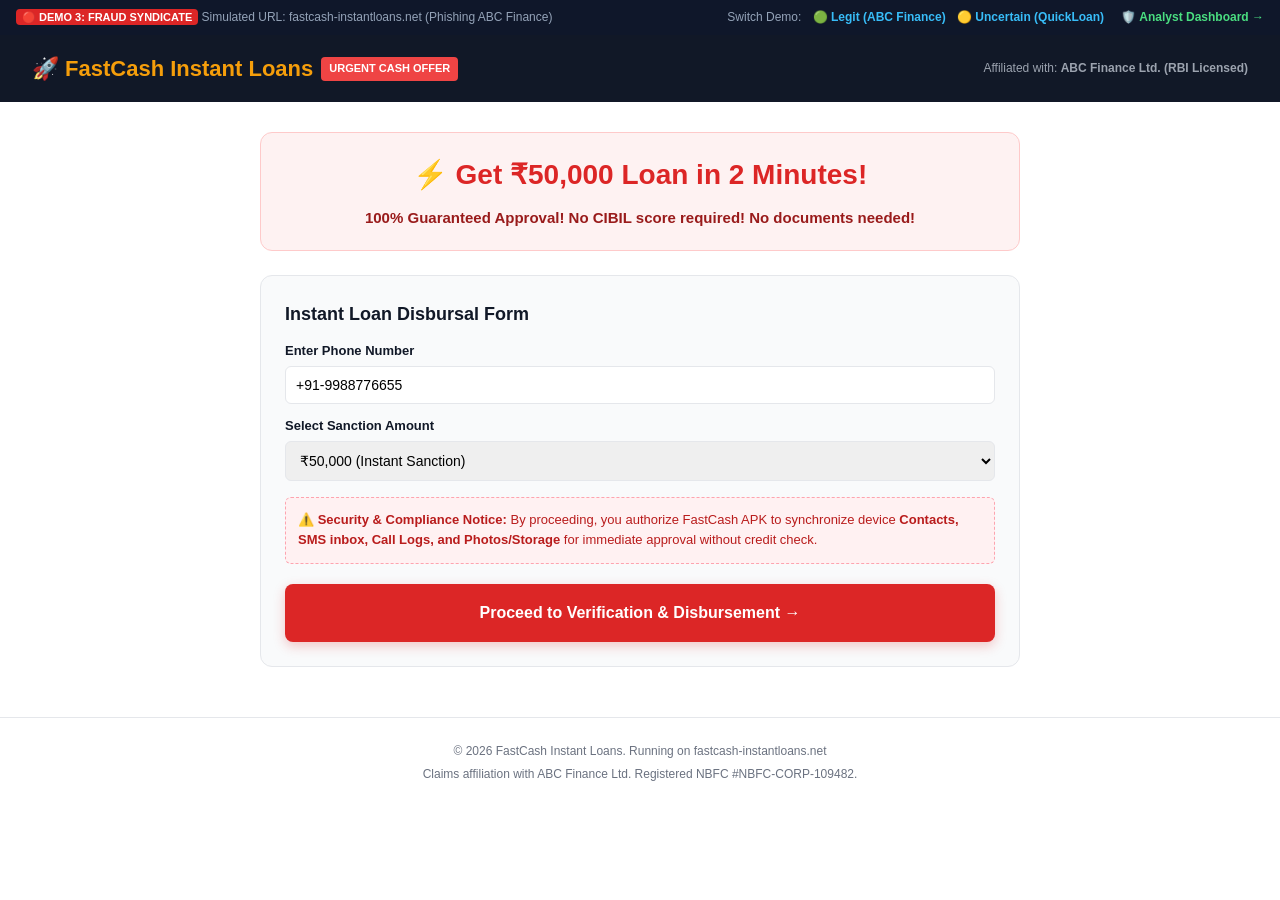
<file: backend/demo_sites/fraudulent/index.html>
<!DOCTYPE html>
<html lang="en">
<head>
  <meta charset="UTF-8">
  <meta name="viewport" content="width=device-width, initial-scale=1.0">
  <title>FastCash — Instant Loan in 2 Minutes | No CIBIL Required</title>
  <meta property="og:site_name" content="ABC Finance Ltd.">
  <style>
    :root {
      --bg: #ffffff;
      --text: #111827;
      --danger: #dc2626;
      --border: #e5e7eb;
      --card-bg: #f9fafb;
    }
    * { box-sizing: border-box; margin: 0; padding: 0; font-family: -apple-system, BlinkMacSystemFont, "Segoe UI", Roboto, sans-serif; }
    body { background: var(--bg); color: var(--text); line-height: 1.6; }
    
    /* Top Demo Switcher Bar */
    .demo-bar {
      background: #0f172a;
      color: #94a3b8;
      padding: 8px 16px;
      font-size: 12px;
      display: flex;
      justify-content: space-between;
      align-items: center;
    }
    .demo-bar a { color: #38bdf8; text-decoration: none; font-weight: 600; margin-left: 8px; }
    .demo-bar a:hover { text-decoration: underline; }
    .demo-tag { background: #dc2626; color: #fff; padding: 2px 6px; border-radius: 4px; font-weight: 700; font-size: 11px; }

    header { background: #111827; color: white; padding: 16px 32px; display: flex; justify-content: space-between; align-items: center; }
    .brand { font-size: 22px; font-weight: 800; color: #f59e0b; display: flex; align-items: center; gap: 8px; }
    .badge { background: #ef4444; color: white; padding: 3px 8px; border-radius: 4px; font-size: 11px; font-weight: 700; }
    .container { max-width: 800px; margin: 30px auto; padding: 0 20px; }
    
    .banner { background: #fef2f2; border: 1px solid #fecaca; border-radius: 12px; padding: 20px; text-align: center; margin-bottom: 24px; }
    .banner h1 { font-size: 28px; color: var(--danger); font-weight: 800; margin-bottom: 8px; }
    .banner p { font-size: 15px; color: #991b1b; font-weight: 600; }
    
    .card { background: var(--card-bg); border: 1px solid var(--border); border-radius: 12px; padding: 24px; margin-bottom: 24px; }
    .btn { display: inline-block; width: 100%; background: var(--danger); color: #ffffff; text-align: center; padding: 16px; border-radius: 8px; font-weight: 700; text-decoration: none; border: none; cursor: pointer; font-size: 16px; box-shadow: 0 4px 12px rgba(220,38,38,0.25); }
    .btn:hover { background: #b91c1c; }
    
    .alert-text { font-size: 13px; color: #b91c1c; background: #fff1f2; padding: 12px; border-radius: 6px; margin: 16px 0; border: 1px dashed #fda4af; }
    footer { border-top: 1px solid var(--border); margin-top: 50px; padding: 24px; font-size: 12px; color: #6b7280; text-align: center; }
  </style>
</head>
<body>

  <!-- Demo Quick Switcher -->
  <div class="demo-bar">
    <div>
      <span class="demo-tag">🔴 DEMO 3: FRAUD SYNDICATE</span>
      <span>Simulated URL: <code>fastcash-instantloans.net</code> (Phishing ABC Finance)</span>
    </div>
    <div>
      <span>Switch Demo:</span>
      <a href="/demo/legitimate/index.html">🟢 Legit (ABC Finance)</a>
      <a href="/demo/uncertain/index.html">🟡 Uncertain (QuickLoan)</a>
      <a href="/dashboard/index.html" style="color: #4ade80; margin-left: 14px;">🛡️ Analyst Dashboard →</a>
    </div>
  </div>

  <header>
    <div class="brand">
      <span>🚀 FastCash Instant Loans</span>
      <span class="badge">URGENT CASH OFFER</span>
    </div>
    <div style="font-size: 12px; color: #9ca3af;">
      Affiliated with: <strong>ABC Finance Ltd. (RBI Licensed)</strong>
    </div>
  </header>

  <div class="container">
    <div class="banner">
      <h1>⚡ Get ₹50,000 Loan in 2 Minutes!</h1>
      <p>100% Guaranteed Approval! No CIBIL score required! No documents needed!</p>
    </div>

    <div class="card">
      <h2 style="font-size: 18px; margin-bottom: 12px;">Instant Loan Disbursal Form</h2>
      
      <div style="margin-bottom: 12px;">
        <label style="font-size: 13px; font-weight: 600; display: block; margin-bottom: 4px;">Enter Phone Number</label>
        <input type="text" value="+91-9988776655" style="width: 100%; padding: 10px; border: 1px solid var(--border); border-radius: 6px; font-size: 14px;">
      </div>

      <div style="margin-bottom: 12px;">
        <label style="font-size: 13px; font-weight: 600; display: block; margin-bottom: 4px;">Select Sanction Amount</label>
        <select style="width: 100%; padding: 10px; border: 1px solid var(--border); border-radius: 6px; font-size: 14px;">
          <option>₹50,000 (Instant Sanction)</option>
          <option>₹1,00,000 (VIP Sanction)</option>
        </select>
      </div>

      <div class="alert-text">
        ⚠️ <strong>Security & Compliance Notice:</strong> By proceeding, you authorize FastCash APK to synchronize device <strong>Contacts, SMS inbox, Call Logs, and Photos/Storage</strong> for immediate approval without credit check.
      </div>

      <div style="margin-top: 20px;">
        <a href="payment.html" class="btn">Proceed to Verification & Disbursement →</a>
      </div>
    </div>
  </div>

  <footer>
    <p>© 2026 FastCash Instant Loans. Running on fastcash-instantloans.net</p>
    <p style="margin-top: 4px;">Claims affiliation with ABC Finance Ltd. Registered NBFC #NBFC-CORP-109482.</p>
  </footer>

</body>
</html>
</file>
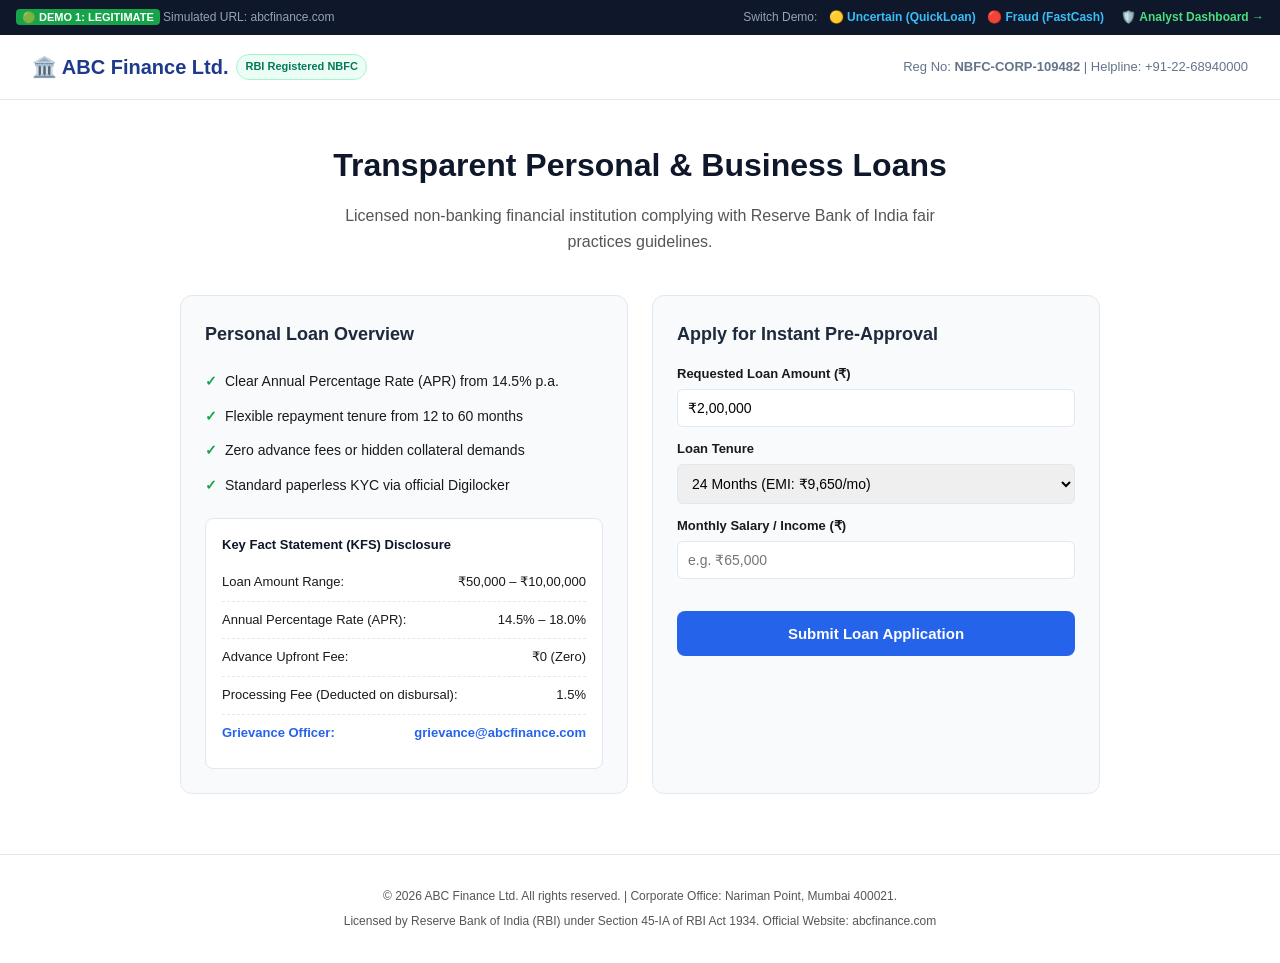
<file: backend/demo_sites/legitimate/index.html>
<!DOCTYPE html>
<html lang="en">
<head>
  <meta charset="UTF-8">
  <meta name="viewport" content="width=device-width, initial-scale=1.0">
  <title>ABC Finance Ltd. — Official Personal & Business Loans</title>
  <meta property="og:site_name" content="ABC Finance Ltd.">
  <meta name="description" content="ABC Finance Ltd. is an RBI Registered Non-Banking Financial Company offering transparent personal and business credit.">
  <style>
    :root {
      --bg: #ffffff;
      --text: #1a1a1a;
      --muted: #555555;
      --border: #e2e8f0;
      --primary: #2563eb;
      --primary-light: #eff6ff;
      --success: #16a34a;
      --card-bg: #f8fafc;
    }
    * { box-sizing: border-box; margin: 0; padding: 0; font-family: -apple-system, BlinkMacSystemFont, "Segoe UI", Roboto, sans-serif; }
    body { background: var(--bg); color: var(--text); line-height: 1.6; }
    
    /* Top Demo Switcher Bar */
    .demo-bar {
      background: #0f172a;
      color: #94a3b8;
      padding: 8px 16px;
      font-size: 12px;
      display: flex;
      justify-content: space-between;
      align-items: center;
    }
    .demo-bar a { color: #38bdf8; text-decoration: none; font-weight: 600; margin-left: 8px; }
    .demo-bar a:hover { text-decoration: underline; }
    .demo-tag { background: #16a34a; color: #fff; padding: 2px 6px; border-radius: 4px; font-weight: 700; font-size: 11px; }

    header { border-bottom: 1px solid var(--border); padding: 16px 32px; display: flex; justify-content: space-between; align-items: center; }
    .brand { font-size: 20px; font-weight: 700; color: #1e3a8a; display: flex; align-items: center; gap: 8px; }
    .reg-tag { font-size: 11px; background: #ecfdf5; color: #047857; border: 1px solid #a7f3d0; padding: 3px 8px; border-radius: 999px; font-weight: 600; }
    .container { max-width: 960px; margin: 40px auto; padding: 0 20px; }
    .hero { text-align: center; margin-bottom: 40px; }
    .hero h1 { font-size: 32px; font-weight: 800; color: #0f172a; margin-bottom: 12px; }
    .hero p { font-size: 16px; color: var(--muted); max-width: 600px; margin: 0 auto; }
    
    .grid { display: grid; grid-template-columns: 1fr 1fr; gap: 24px; margin-bottom: 40px; }
    .card { background: var(--card-bg); border: 1px solid var(--border); border-radius: 12px; padding: 24px; }
    .card h2 { font-size: 18px; margin-bottom: 16px; color: #1e293b; }
    
    .kfs-box { background: #ffffff; border: 1px solid var(--border); border-radius: 8px; padding: 16px; margin-top: 16px; font-size: 13px; }
    .kfs-row { display: flex; justify-content: space-between; padding: 8px 0; border-bottom: 1px dashed var(--border); }
    .kfs-row:last-child { border-bottom: none; font-weight: 700; color: var(--primary); }
    
    .btn { display: inline-block; width: 100%; background: var(--primary); color: #ffffff; text-align: center; padding: 14px; border-radius: 8px; font-weight: 600; text-decoration: none; border: none; cursor: pointer; font-size: 15px; margin-top: 20px; }
    .btn:hover { background: #1d4ed8; }
    
    .features { list-style: none; margin-top: 12px; font-size: 14px; }
    .features li { padding: 6px 0; display: flex; align-items: center; gap: 8px; }
    .check { color: var(--success); font-weight: bold; }
    
    footer { border-top: 1px solid var(--border); margin-top: 60px; padding: 32px; font-size: 12px; color: var(--muted); text-align: center; }
  </style>
  <script type="application/ld+json">
  {
    "@context": "https://schema.org",
    "@type": "FinancialService",
    "name": "ABC Finance Ltd.",
    "url": "https://abcfinance.com",
    "telephone": "+91-22-68940000"
  }
  </script>
</head>
<body>

  <!-- Demo Quick Switcher -->
  <div class="demo-bar">
    <div>
      <span class="demo-tag">🟢 DEMO 1: LEGITIMATE</span>
      <span>Simulated URL: <code>abcfinance.com</code></span>
    </div>
    <div>
      <span>Switch Demo:</span>
      <a href="/demo/uncertain/index.html">🟡 Uncertain (QuickLoan)</a>
      <a href="/demo/fraudulent/index.html">🔴 Fraud (FastCash)</a>
      <a href="/dashboard/index.html" style="color: #4ade80; margin-left: 14px;">🛡️ Analyst Dashboard →</a>
    </div>
  </div>

  <header>
    <div class="brand">
      <span>🏛️ ABC Finance Ltd.</span>
      <span class="reg-tag">RBI Registered NBFC</span>
    </div>
    <div style="font-size: 13px; color: #64748b;">
      Reg No: <strong>NBFC-CORP-109482</strong> | Helpline: +91-22-68940000
    </div>
  </header>

  <div class="container">
    <div class="hero">
      <h1>Transparent Personal & Business Loans</h1>
      <p>Licensed non-banking financial institution complying with Reserve Bank of India fair practices guidelines.</p>
    </div>

    <div class="grid">
      <div class="card">
        <h2>Personal Loan Overview</h2>
        <ul class="features">
          <li><span class="check">✓</span> Clear Annual Percentage Rate (APR) from 14.5% p.a.</li>
          <li><span class="check">✓</span> Flexible repayment tenure from 12 to 60 months</li>
          <li><span class="check">✓</span> Zero advance fees or hidden collateral demands</li>
          <li><span class="check">✓</span> Standard paperless KYC via official Digilocker</li>
        </ul>

        <div class="kfs-box">
          <div style="font-weight: 700; margin-bottom: 8px; color: #0f172a;">Key Fact Statement (KFS) Disclosure</div>
          <div class="kfs-row"><span>Loan Amount Range:</span><span>₹50,000 – ₹10,00,000</span></div>
          <div class="kfs-row"><span>Annual Percentage Rate (APR):</span><span>14.5% – 18.0%</span></div>
          <div class="kfs-row"><span>Advance Upfront Fee:</span><span>₹0 (Zero)</span></div>
          <div class="kfs-row"><span>Processing Fee (Deducted on disbursal):</span><span>1.5%</span></div>
          <div class="kfs-row"><span>Grievance Officer:</span><span>grievance@abcfinance.com</span></div>
        </div>
      </div>

      <div class="card">
        <h2>Apply for Instant Pre-Approval</h2>
        <form onsubmit="event.preventDefault(); alert('Application submitted to ABC Finance Ltd.');">
          <div style="margin-bottom: 12px;">
            <label style="font-size: 13px; font-weight: 600; display: block; margin-bottom: 4px;">Requested Loan Amount (₹)</label>
            <input type="text" value="₹2,00,000" style="width: 100%; padding: 10px; border: 1px solid var(--border); border-radius: 6px; font-size: 14px;">
          </div>
          <div style="margin-bottom: 12px;">
            <label style="font-size: 13px; font-weight: 600; display: block; margin-bottom: 4px;">Loan Tenure</label>
            <select style="width: 100%; padding: 10px; border: 1px solid var(--border); border-radius: 6px; font-size: 14px;">
              <option>24 Months (EMI: ₹9,650/mo)</option>
              <option>36 Months (EMI: ₹6,890/mo)</option>
              <option>48 Months (EMI: ₹5,520/mo)</option>
            </select>
          </div>
          <div style="margin-bottom: 12px;">
            <label style="font-size: 13px; font-weight: 600; display: block; margin-bottom: 4px;">Monthly Salary / Income (₹)</label>
            <input type="text" placeholder="e.g. ₹65,000" style="width: 100%; padding: 10px; border: 1px solid var(--border); border-radius: 6px; font-size: 14px;">
          </div>
          <button type="submit" class="btn">Submit Loan Application</button>
        </form>
      </div>
    </div>
  </div>

  <footer>
    <p>© 2026 ABC Finance Ltd. All rights reserved. | Corporate Office: Nariman Point, Mumbai 400021.</p>
    <p style="margin-top: 6px;">Licensed by Reserve Bank of India (RBI) under Section 45-IA of RBI Act 1934. Official Website: abcfinance.com</p>
  </footer>

</body>
</html>
</file>
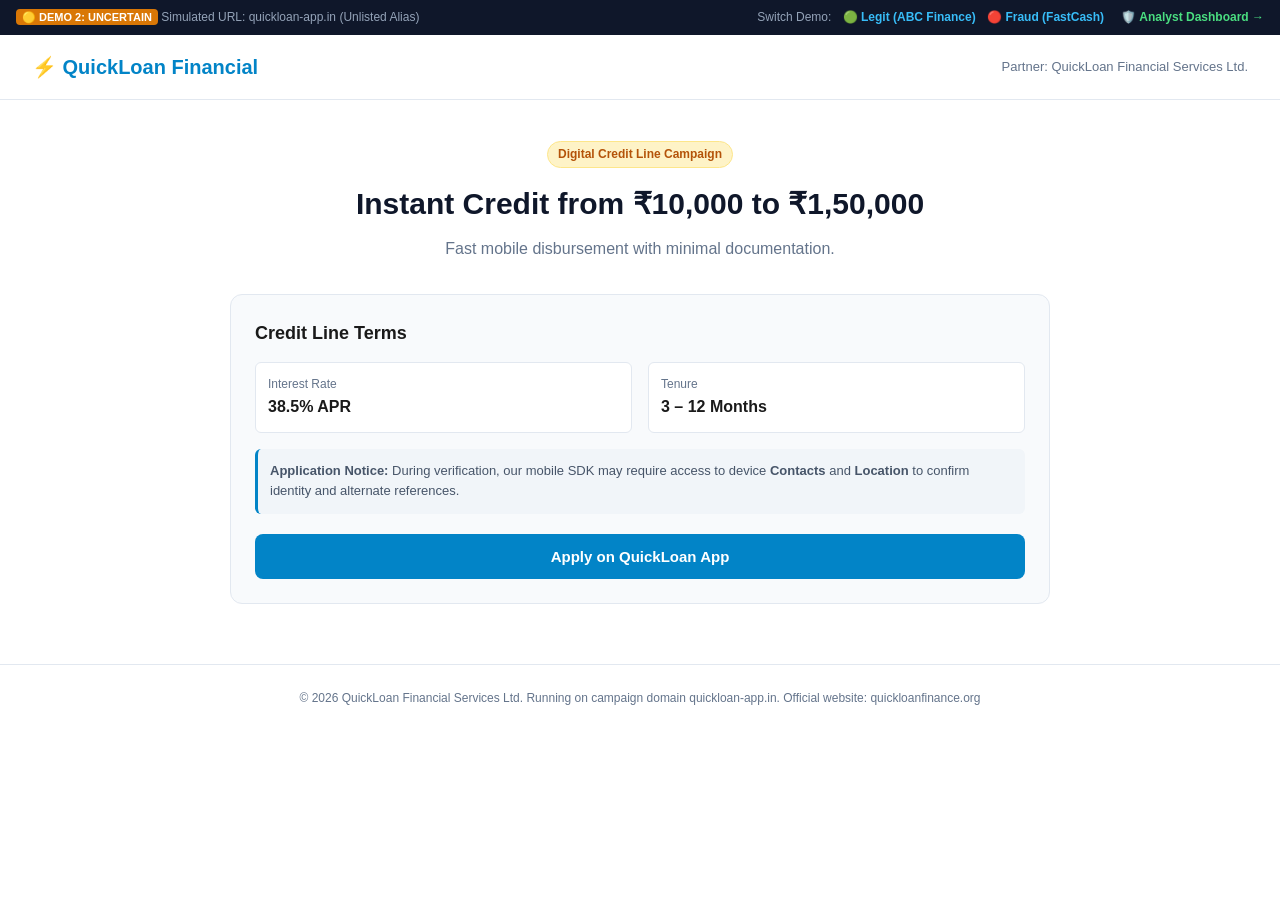
<file: backend/demo_sites/uncertain/index.html>
<!DOCTYPE html>
<html lang="en">
<head>
  <meta charset="UTF-8">
  <meta name="viewport" content="width=device-width, initial-scale=1.0">
  <title>QuickLoan App — Fast Digital Credit Line</title>
  <meta property="og:site_name" content="QuickLoan Financial">
  <style>
    :root {
      --bg: #ffffff;
      --text: #1a1a1a;
      --muted: #64748b;
      --border: #e2e8f0;
      --primary: #0284c7;
      --warning: #f59e0b;
      --card-bg: #f8fafc;
    }
    * { box-sizing: border-box; margin: 0; padding: 0; font-family: -apple-system, BlinkMacSystemFont, "Segoe UI", Roboto, sans-serif; }
    body { background: var(--bg); color: var(--text); line-height: 1.6; }
    
    /* Top Demo Switcher Bar */
    .demo-bar {
      background: #0f172a;
      color: #94a3b8;
      padding: 8px 16px;
      font-size: 12px;
      display: flex;
      justify-content: space-between;
      align-items: center;
    }
    .demo-bar a { color: #38bdf8; text-decoration: none; font-weight: 600; margin-left: 8px; }
    .demo-bar a:hover { text-decoration: underline; }
    .demo-tag { background: #d97706; color: #fff; padding: 2px 6px; border-radius: 4px; font-weight: 700; font-size: 11px; }

    header { border-bottom: 1px solid var(--border); padding: 16px 32px; display: flex; justify-content: space-between; align-items: center; }
    .brand { font-size: 20px; font-weight: 700; color: var(--primary); }
    .container { max-width: 860px; margin: 40px auto; padding: 0 20px; }
    .hero { text-align: center; margin-bottom: 32px; }
    .hero h1 { font-size: 30px; font-weight: 800; color: #0f172a; margin-bottom: 8px; }
    .tag { display: inline-block; background: #fef3c7; color: #b45309; border: 1px solid #fde68a; padding: 3px 10px; border-radius: 999px; font-size: 12px; font-weight: 600; margin-bottom: 12px; }
    
    .card { background: var(--card-bg); border: 1px solid var(--border); border-radius: 12px; padding: 24px; margin-bottom: 24px; }
    .btn { display: inline-block; width: 100%; background: var(--primary); color: #ffffff; text-align: center; padding: 14px; border-radius: 8px; font-weight: 600; text-decoration: none; border: none; cursor: pointer; font-size: 15px; }
    .btn:hover { background: #0369a1; }
    
    .notice { font-size: 13px; color: #475569; background: #f1f5f9; padding: 12px; border-radius: 6px; margin-top: 16px; border-left: 3px solid var(--primary); }
    footer { border-top: 1px solid var(--border); margin-top: 60px; padding: 24px; font-size: 12px; color: var(--muted); text-align: center; }
  </style>
</head>
<body>

  <!-- Demo Quick Switcher -->
  <div class="demo-bar">
    <div>
      <span class="demo-tag">🟡 DEMO 2: UNCERTAIN</span>
      <span>Simulated URL: <code>quickloan-app.in</code> (Unlisted Alias)</span>
    </div>
    <div>
      <span>Switch Demo:</span>
      <a href="/demo/legitimate/index.html">🟢 Legit (ABC Finance)</a>
      <a href="/demo/fraudulent/index.html">🔴 Fraud (FastCash)</a>
      <a href="/dashboard/index.html" style="color: #4ade80; margin-left: 14px;">🛡️ Analyst Dashboard →</a>
    </div>
  </div>

  <header>
    <div class="brand">⚡ QuickLoan Financial</div>
    <div style="font-size: 13px; color: var(--muted);">Partner: QuickLoan Financial Services Ltd.</div>
  </header>

  <div class="container">
    <div class="hero">
      <span class="tag">Digital Credit Line Campaign</span>
      <h1>Instant Credit from ₹10,000 to ₹1,50,000</h1>
      <p style="color: var(--muted);">Fast mobile disbursement with minimal documentation.</p>
    </div>

    <div class="card">
      <h2 style="font-size: 18px; margin-bottom: 14px;">Credit Line Terms</h2>
      <div style="display: grid; grid-template-columns: 1fr 1fr; gap: 16px; font-size: 14px; margin-bottom: 16px;">
        <div style="background: #fff; padding: 12px; border-radius: 6px; border: 1px solid var(--border);">
          <div style="color: var(--muted); font-size: 12px;">Interest Rate</div>
          <div style="font-weight: 700; font-size: 16px;">38.5% APR</div>
        </div>
        <div style="background: #fff; padding: 12px; border-radius: 6px; border: 1px solid var(--border);">
          <div style="color: var(--muted); font-size: 12px;">Tenure</div>
          <div style="font-weight: 700; font-size: 16px;">3 – 12 Months</div>
        </div>
      </div>

      <div class="notice">
        <strong>Application Notice:</strong> During verification, our mobile SDK may require access to device <strong>Contacts</strong> and <strong>Location</strong> to confirm identity and alternate references.
      </div>

      <div style="margin-top: 20px;">
        <button class="btn" onclick="alert('QuickLoan Application initiated. Case flagged for analyst verification.');">Apply on QuickLoan App</button>
      </div>
    </div>
  </div>

  <footer>
    <p>© 2026 QuickLoan Financial Services Ltd. Running on campaign domain quickloan-app.in. Official website: quickloanfinance.org</p>
  </footer>

</body>
</html>
</file>
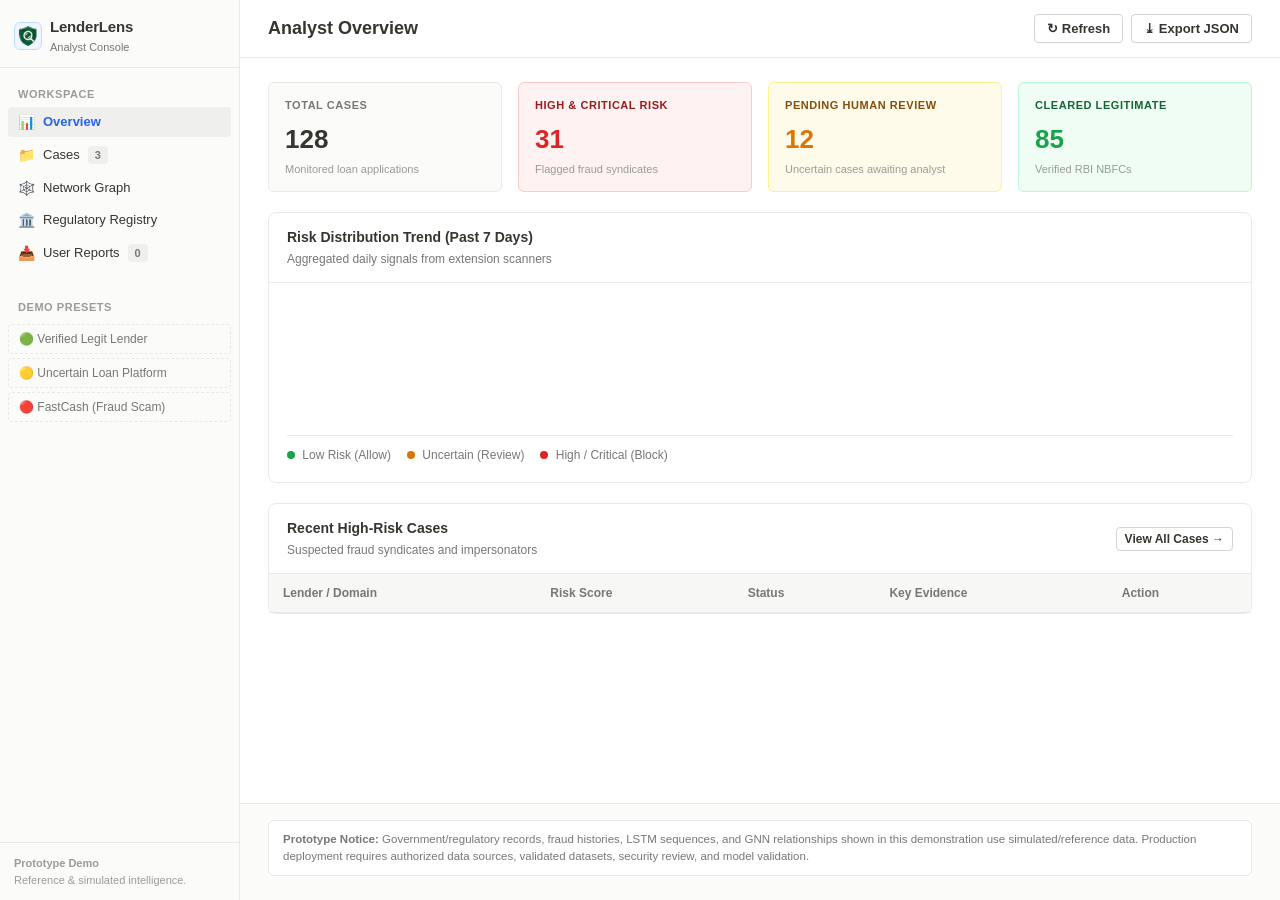
<file: extension/lenderlens-extension/dashboard/index.html>
<!DOCTYPE html>
<html lang="en">
<head>
  <meta charset="UTF-8">
  <meta name="viewport" content="width=device-width, initial-scale=1.0">
  <title>LenderLens — AI Loan Fraud Analyst Dashboard</title>
  <link rel="stylesheet" href="dashboard.css">
</head>
<body>

  <div class="app-layout">
    <!-- ── Sidebar ── -->
    <aside class="sidebar">
      <div class="sidebar-header">
        <div class="brand">
          <div class="brand-shield"><img src="[data-uri]" alt="LenderLens" style="width:20px;height:20px;display:block;"></div>
          <div>
            <div class="brand-title">LenderLens</div>
            <div class="brand-subtitle">Analyst Console</div>
          </div>
        </div>
      </div>

      <nav class="sidebar-menu">
        <div class="menu-label">Workspace</div>
        <button class="nav-btn active" data-view="overview">
          <span class="nav-icon">📊</span> Overview
        </button>
        <button class="nav-btn" data-view="cases">
          <span class="nav-icon">📁</span> Cases
          <span class="badge badge-neutral" id="sidebar-cases-count">3</span>
        </button>
        <button class="nav-btn" data-view="network">
          <span class="nav-icon">🕸️</span> Network Graph
        </button>
        <button class="nav-btn" data-view="lenders">
          <span class="nav-icon">🏛️</span> Regulatory Registry
        </button>
        <button class="nav-btn" data-view="reports">
          <span class="nav-icon">📥</span> User Reports
          <span class="badge badge-neutral" id="sidebar-reports-count">0</span>
        </button>

        <div class="menu-label" style="margin-top: 24px;">Demo Presets</div>
        <button class="nav-btn demo-btn" onclick="window.open('https://lenderlens-9rky.onrender.com/demo/legitimate/index.html', '_blank')">
          <span>🟢 Verified Legit Lender</span>
        </button>
        <button class="nav-btn demo-btn" onclick="window.open('https://lenderlens-9rky.onrender.com/demo/uncertain/index.html', '_blank')">
          <span>🟡 Uncertain Loan Platform</span>
        </button>
        <button class="nav-btn demo-btn" onclick="window.open('https://lenderlens-9rky.onrender.com/demo/fraudulent/index.html', '_blank')">
          <span>🔴 FastCash (Fraud Scam)</span>
        </button>
      </nav>

      <div class="sidebar-footer">
        <div class="disclaimer-text">
          <strong>Prototype Demo</strong><br>
          Reference & simulated intelligence.
        </div>
      </div>
    </aside>

    <!-- ── Main Content ── -->
    <main class="main-content">
      <!-- Topbar -->
      <header class="topbar">
        <div class="topbar-title" id="page-title">Analyst Overview</div>
        <div class="topbar-actions">
          <button class="btn btn-secondary" id="btn-refresh-data">↻ Refresh</button>
          <button class="btn btn-secondary" onclick="exportDataJSON()">⤓ Export JSON</button>
        </div>
      </header>

      <!-- Views Container -->
      <div class="content-body">
        
        <!-- ── 1. Overview View ── -->
        <div class="view-panel active" id="view-overview">
          
          <!-- Metric Cards -->
          <div class="metrics-grid">
            <div class="metric-card">
              <div class="metric-title">Total Cases</div>
              <div class="metric-value" id="stat-total-cases">128</div>
              <div class="metric-sub">Monitored loan applications</div>
            </div>
            <div class="metric-card metric-danger">
              <div class="metric-title">High & Critical Risk</div>
              <div class="metric-value" id="stat-high-risk">31</div>
              <div class="metric-sub">Flagged fraud syndicates</div>
            </div>
            <div class="metric-card metric-warning">
              <div class="metric-title">Pending Human Review</div>
              <div class="metric-value" id="stat-pending">12</div>
              <div class="metric-sub">Uncertain cases awaiting analyst</div>
            </div>
            <div class="metric-card metric-success">
              <div class="metric-title">Cleared Legitimate</div>
              <div class="metric-value" id="stat-reviewed">85</div>
              <div class="metric-sub">Verified RBI NBFCs</div>
            </div>
          </div>

          <!-- Risk Trend Section -->
          <div class="card mb-4">
            <div class="card-header">
              <div class="card-title">Risk Distribution Trend (Past 7 Days)</div>
              <div class="card-sub">Aggregated daily signals from extension scanners</div>
            </div>
            <div class="card-body">
              <div class="trend-bars-container" id="trend-bars"></div>
              <div class="trend-legend">
                <span><span class="legend-dot" style="background:#16a34a;"></span> Low Risk (Allow)</span>
                <span><span class="legend-dot" style="background:#d97706;"></span> Uncertain (Review)</span>
                <span><span class="legend-dot" style="background:#dc2626;"></span> High / Critical (Block)</span>
              </div>
            </div>
          </div>

          <!-- Recent Cases Table -->
          <div class="card">
            <div class="card-header flex-between">
              <div>
                <div class="card-title">Recent High-Risk Cases</div>
                <div class="card-sub">Suspected fraud syndicates and impersonators</div>
              </div>
              <button class="btn btn-secondary btn-sm" onclick="switchView('cases')">View All Cases →</button>
            </div>
            <div class="card-body p-0">
              <table class="table" id="overview-cases-table">
                <thead>
                  <tr>
                    <th>Lender / Domain</th>
                    <th>Risk Score</th>
                    <th>Status</th>
                    <th>Key Evidence</th>
                    <th>Action</th>
                  </tr>
                </thead>
                <tbody id="overview-cases-tbody"></tbody>
              </table>
            </div>
          </div>

        </div>

        <!-- ── 2. Cases List View ── -->
        <div class="view-panel" id="view-cases">
          <div class="card">
            <div class="card-header flex-between">
              <div>
                <div class="card-title">Investigated Cases</div>
                <div class="card-sub">All analyzed websites and human-in-the-loop review queues</div>
              </div>
              <div class="filter-group">
                <select id="case-filter-risk" class="select-input" onchange="loadCases()">
                  <option value="">All Risk Levels</option>
                  <option value="CRITICAL">🚨 Critical</option>
                  <option value="HIGH">🔴 High</option>
                  <option value="UNCERTAIN">🟡 Uncertain</option>
                  <option value="LOW">🟢 Low</option>
                </select>
                <select id="case-filter-status" class="select-input" onchange="loadCases()">
                  <option value="">All Statuses</option>
                  <option value="PENDING">Pending Review</option>
                  <option value="REVIEWED">Reviewed</option>
                </select>
              </div>
            </div>
            <div class="card-body p-0">
              <table class="table" id="full-cases-table">
                <thead>
                  <tr>
                    <th>Case ID</th>
                    <th>Claimed Lender</th>
                    <th>Domain</th>
                    <th>Risk Score</th>
                    <th>Decision</th>
                    <th>Review Status</th>
                    <th>Investigate</th>
                  </tr>
                </thead>
                <tbody id="full-cases-tbody"></tbody>
              </table>
            </div>
          </div>
        </div>

        <!-- ── 3. Case Investigation View (Single Case Detail) ── -->
        <div class="view-panel" id="view-case-detail">
          <div class="back-link" onclick="switchView('cases')">← Back to Cases</div>

          <!-- Header Bar -->
          <div class="case-detail-header card mb-4">
            <div class="flex-between align-start">
              <div>
                <div class="flex-center gap-2">
                  <h1 class="case-detail-name" id="cd-claimed-name">Impersonated NBFC</h1>
                  <span class="badge badge-danger" id="cd-risk-badge">HIGH RISK (91/100)</span>
                </div>
                <div class="case-detail-meta" id="cd-meta">
                  Domain: <strong id="cd-domain">scam-instant-loans.net</strong> | Case ID: <span id="cd-case-id">case_fc_001</span>
                </div>
              </div>
              <div class="score-pill" id="cd-score-pill">
                <div class="score-pill-num" id="cd-score-num">91</div>
                <div class="score-pill-label">Risk Score</div>
              </div>
            </div>
          </div>

          <!-- 4 Evidence Breakdown Cards Grid -->
          <div class="evidence-grid mb-4">
            
            <!-- Layer 1: Identity & Govt Registry -->
            <div class="card evidence-card">
              <div class="card-header">
                <div class="evidence-card-title">
                  <span>🏛️ Layer 1: Identity & Regulatory</span>
                  <span class="badge" id="cd-l1-badge">FAILED</span>
                </div>
              </div>
              <div class="card-body" id="cd-l1-body">
                <!-- Populated via JS -->
              </div>
            </div>

            <!-- Layer 2: Loan & Permission Analysis -->
            <div class="card evidence-card">
              <div class="card-header">
                <div class="evidence-card-title">
                  <span>📋 Layer 2: Loan & Permissions</span>
                  <span class="badge" id="cd-l2-badge">CRITICAL</span>
                </div>
              </div>
              <div class="card-body" id="cd-l2-body">
                <!-- Populated via JS -->
              </div>
            </div>

            <!-- Layer 3: LSTM Temporal Risk -->
            <div class="card evidence-card">
              <div class="card-header">
                <div class="evidence-card-title">
                  <span>📈 Layer 3: LSTM Temporal Risk</span>
                  <span class="badge" id="cd-l3-badge">ABNORMAL BURST</span>
                </div>
              </div>
              <div class="card-body" id="cd-l3-body">
                <!-- Populated via JS -->
              </div>
            </div>

            <!-- Layer 4: GNN Graph Network Risk -->
            <div class="card evidence-card">
              <div class="card-header">
                <div class="evidence-card-title">
                  <span>🕸️ Layer 4: GNN Network Risk</span>
                  <span class="badge" id="cd-l4-badge">HIGH SYNDICATE</span>
                </div>
              </div>
              <div class="card-body" id="cd-l4-body">
                <!-- Populated via JS -->
              </div>
            </div>

          </div>

          <!-- Interactive Visualizations: GNN Network & LSTM Timeline -->
          <div class="vis-grid mb-4">
            
            <!-- Interactive GNN Subgraph -->
            <div class="card">
              <div class="card-header flex-between">
                <div>
                  <div class="card-title">🕸️ GNN Entity Relationship Graph</div>
                  <div class="card-sub">Interactive neighborhood fraud cluster (Click node to inspect)</div>
                </div>
                <div class="graph-legend">
                  <span><span class="legend-node-dot" style="background:#2563eb;"></span> Domain</span>
                  <span><span class="legend-node-dot" style="background:#7c3aed;"></span> Lender</span>
                  <span><span class="legend-node-dot" style="background:#dc2626;"></span> Mule UPI / Account</span>
                  <span><span class="legend-node-dot" style="background:#d97706;"></span> Phone</span>
                </div>
              </div>
              <div class="card-body p-0">
                <div class="canvas-wrapper">
                  <canvas id="gnn-canvas" width="600" height="380"></canvas>
                  <div class="graph-tooltip" id="graph-tooltip"></div>
                </div>
              </div>
            </div>

            <!-- LSTM Sequence Timeline -->
            <div class="card">
              <div class="card-header">
                <div class="card-title">📈 LSTM Activity Sequence & Anomaly Velocity</div>
                <div class="card-sub">Temporal volume of inquiries, complaints, and velocity bursts</div>
              </div>
              <div class="card-body">
                <div class="timeline-canvas-wrapper">
                  <canvas id="lstm-canvas" width="500" height="280"></canvas>
                </div>
                <div class="timeline-stats-row" id="lstm-stats-row">
                  <!-- Injected via JS -->
                </div>
              </div>
            </div>

          </div>

          <!-- Reviewer Action Box (Human in the Loop) -->
          <div class="card reviewer-card">
            <div class="card-header">
              <div class="card-title">🛡️ Human-in-the-Loop Analyst Decision</div>
              <div class="card-sub">Take formal regulatory/platform action on this investigated entity</div>
            </div>
            <div class="card-body">
              <div class="reviewer-form">
                <div class="form-group mb-3">
                  <label class="form-label">Analyst Case Notes & Rationales</label>
                  <textarea class="textarea-input" id="analyst-notes-input" placeholder="Provide investigation details, regulatory citations, or escalation reasons..."></textarea>
                </div>

                <div class="action-buttons-group">
                  <button class="btn btn-success" onclick="submitReviewDecision('APPROVE')">✓ APPROVE (Allow)</button>
                  <button class="btn btn-warning" onclick="submitReviewDecision('WARN')">⚠️ WARN (Add Warning)</button>
                  <button class="btn btn-danger" onclick="submitReviewDecision('BLOCK')">⛔ BLOCK (Flag Fraud Syndicate)</button>
                  <button class="btn btn-purple" onclick="submitReviewDecision('ESCALATE')">🔺 ESCALATE (Send to RBI/Cyber Cell)</button>
                </div>
                <div id="review-feedback" class="review-feedback"></div>
              </div>
            </div>
          </div>

        </div>

        <!-- ── 4. Global Network Graph View ── -->
        <div class="view-panel" id="view-network">
          <div class="card">
            <div class="card-header flex-between">
              <div>
                <div class="card-title">Global Fraud Syndicate Knowledge Graph</div>
                <div class="card-sub">Aggregated entities, shared phone numbers, mule accounts, and predatory APK relationships</div>
              </div>
              <div class="graph-legend">
                <span><span class="legend-node-dot" style="background:#dc2626;"></span> Flagged Entity</span>
                <span><span class="legend-node-dot" style="background:#16a34a;"></span> Verified Legitimate</span>
                <span><span class="legend-node-dot" style="background:#2563eb;"></span> Active Investigation</span>
              </div>
            </div>
            <div class="card-body p-0">
              <div class="canvas-wrapper">
                <canvas id="global-graph-canvas" width="960" height="560"></canvas>
                <div class="graph-tooltip" id="global-graph-tooltip"></div>
              </div>
            </div>
          </div>
        </div>

        <!-- ── 5. Regulatory Registry View ── -->
        <div class="view-panel" id="view-lenders">
          <div class="card">
            <div class="card-header">
              <div class="card-title">Government / Regulatory Reference Directory</div>
              <div class="card-sub">Reserve Bank of India (RBI) Registered NBFC reference baseline data</div>
            </div>
            <div class="card-body p-0">
              <table class="table">
                <thead>
                  <tr>
                    <th>Registration No.</th>
                    <th>Legal Entity Name</th>
                    <th>Regulator</th>
                    <th>Status</th>
                    <th>Official Domain</th>
                    <th>Official Phone</th>
                    <th>Date Registered</th>
                  </tr>
                </thead>
                <tbody id="registry-table-tbody"></tbody>
              </table>
            </div>
          </div>
        </div>

        <!-- ── 6. User Reports View ── -->
        <div class="view-panel" id="view-reports">
          <div class="card">
            <div class="card-header">
              <div class="card-title">Borrower Incident Reports</div>
              <div class="card-sub">Direct fraud reports submitted via Chrome extension Trust Card</div>
            </div>
            <div class="card-body p-0">
              <table class="table">
                <thead>
                  <tr>
                    <th>Report ID</th>
                    <th>Reported URL / Domain</th>
                    <th>Lender Name</th>
                    <th>Reason</th>
                    <th>Timestamp</th>
                  </tr>
                </thead>
                <tbody id="reports-table-tbody"></tbody>
              </table>
            </div>
          </div>
        </div>

      </div>

      <!-- Prototype Disclaimer Footer -->
      <footer class="app-footer">
        <div class="disclaimer-banner">
          <strong>Prototype Notice:</strong> Government/regulatory records, fraud histories, LSTM sequences, and GNN relationships shown in this demonstration use simulated/reference data. Production deployment requires authorized data sources, validated datasets, security review, and model validation.
        </div>
      </footer>
    </main>
  </div>

  <script src="dashboard.js"></script>
</body>
</html>
</file>
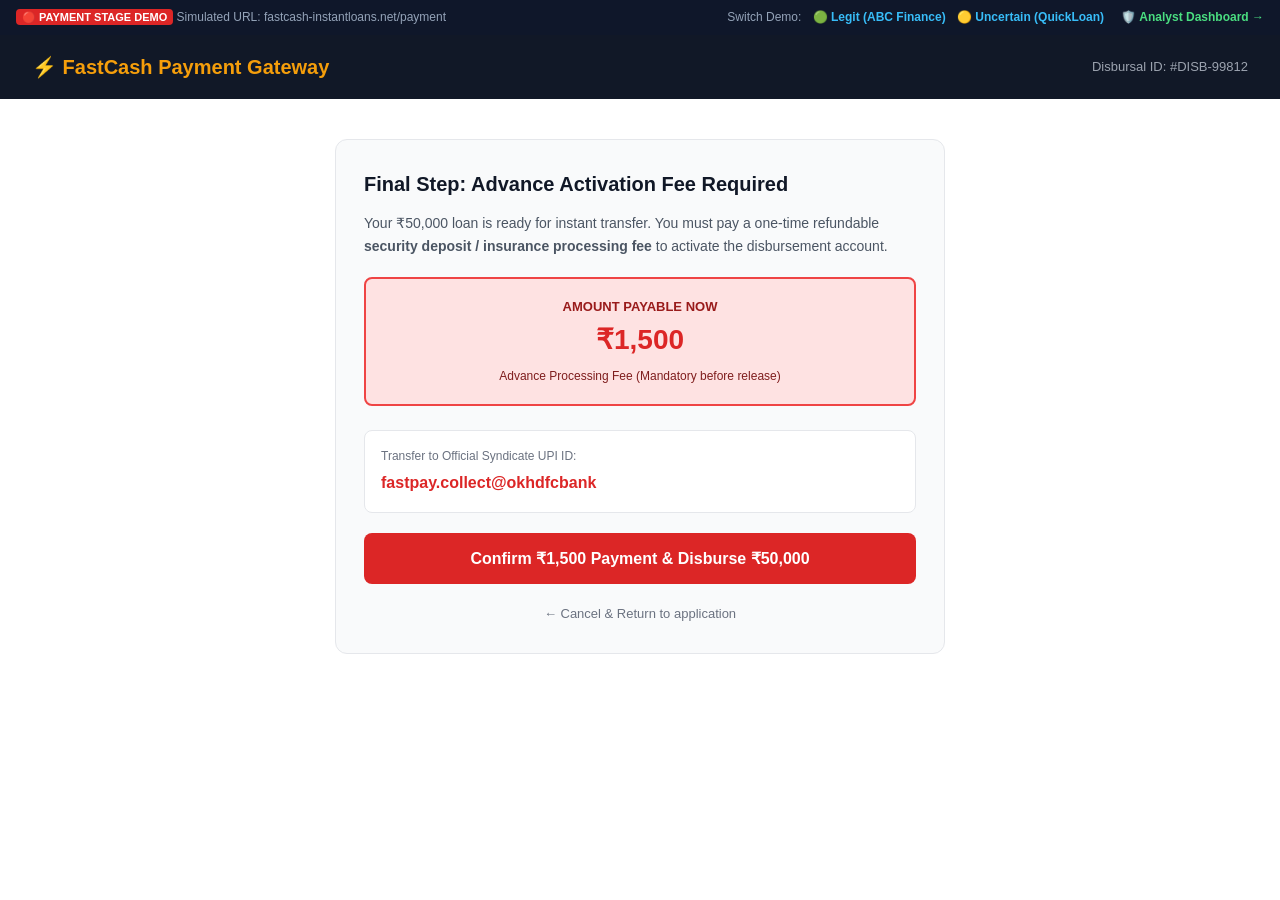
<file: backend/demo_sites/fraudulent/payment.html>
<!DOCTYPE html>
<html lang="en">
<head>
  <meta charset="UTF-8">
  <meta name="viewport" content="width=device-width, initial-scale=1.0">
  <title>Payment Stage — FastCash Security Deposit</title>
  <meta property="og:site_name" content="FastCash Loans">
  <style>
    :root {
      --bg: #ffffff;
      --text: #111827;
      --danger: #dc2626;
      --border: #e5e7eb;
      --card-bg: #f9fafb;
    }
    * { box-sizing: border-box; margin: 0; padding: 0; font-family: -apple-system, BlinkMacSystemFont, "Segoe UI", Roboto, sans-serif; }
    body { background: var(--bg); color: var(--text); line-height: 1.6; }
    
    /* Top Demo Switcher Bar */
    .demo-bar {
      background: #0f172a;
      color: #94a3b8;
      padding: 8px 16px;
      font-size: 12px;
      display: flex;
      justify-content: space-between;
      align-items: center;
    }
    .demo-bar a { color: #38bdf8; text-decoration: none; font-weight: 600; margin-left: 8px; }
    .demo-bar a:hover { text-decoration: underline; }
    .demo-tag { background: #dc2626; color: #fff; padding: 2px 6px; border-radius: 4px; font-weight: 700; font-size: 11px; }

    header { background: #111827; color: white; padding: 16px 32px; display: flex; justify-content: space-between; align-items: center; }
    .brand { font-size: 20px; font-weight: 800; color: #f59e0b; }
    .container { max-width: 650px; margin: 40px auto; padding: 0 20px; }
    
    .card { background: var(--card-bg); border: 1px solid var(--border); border-radius: 12px; padding: 28px; }
    .demand-box { background: #fee2e2; border: 2px solid #ef4444; border-radius: 8px; padding: 18px; text-align: center; margin-bottom: 24px; }
    .demand-amount { font-size: 28px; font-weight: 800; color: var(--danger); }
    
    .upi-box { background: #ffffff; border: 1px solid var(--border); border-radius: 8px; padding: 16px; margin-bottom: 20px; font-family: monospace; font-size: 15px; }
    .btn { display: inline-block; width: 100%; background: var(--danger); color: #ffffff; text-align: center; padding: 16px; border-radius: 8px; font-weight: 700; text-decoration: none; border: none; cursor: pointer; font-size: 16px; }
    .btn:hover { background: #b91c1c; }
  </style>
</head>
<body>

  <!-- Demo Quick Switcher -->
  <div class="demo-bar">
    <div>
      <span class="demo-tag">🔴 PAYMENT STAGE DEMO</span>
      <span>Simulated URL: <code>fastcash-instantloans.net/payment</code></span>
    </div>
    <div>
      <span>Switch Demo:</span>
      <a href="/demo/legitimate/index.html">🟢 Legit (ABC Finance)</a>
      <a href="/demo/uncertain/index.html">🟡 Uncertain (QuickLoan)</a>
      <a href="/dashboard/index.html" style="color: #4ade80; margin-left: 14px;">🛡️ Analyst Dashboard →</a>
    </div>
  </div>

  <header>
    <div class="brand">⚡ FastCash Payment Gateway</div>
    <div style="font-size: 13px; color: #9ca3af;">Disbursal ID: #DISB-99812</div>
  </header>

  <div class="container">
    <div class="card">
      <h2 style="font-size: 20px; margin-bottom: 12px; color: #111827;">Final Step: Advance Activation Fee Required</h2>
      <p style="font-size: 14px; color: #4b5563; margin-bottom: 20px;">
        Your ₹50,000 loan is ready for instant transfer. You must pay a one-time refundable <strong>security deposit / insurance processing fee</strong> to activate the disbursement account.
      </p>

      <div class="demand-box">
        <div style="font-size: 13px; color: #991b1b; font-weight: 600; text-transform: uppercase;">Amount Payable Now</div>
        <div class="demand-amount">₹1,500</div>
        <div style="font-size: 12px; color: #7f1d1d; margin-top: 4px;">Advance Processing Fee (Mandatory before release)</div>
      </div>

      <div class="upi-box">
        <div style="font-size: 12px; color: #6b7280; margin-bottom: 4px;">Transfer to Official Syndicate UPI ID:</div>
        <strong style="color: #dc2626; font-size: 16px;">fastpay.collect@okhdfcbank</strong>
      </div>

      <button class="btn" onclick="alert('LenderLens Extension has flagged this transaction as ADVANCE FEE FRAUD.');">
        Confirm ₹1,500 Payment & Disburse ₹50,000
      </button>

      <div style="text-align: center; margin-top: 16px;">
        <a href="index.html" style="font-size: 13px; color: #6b7280; text-decoration: none;">← Cancel & Return to application</a>
      </div>
    </div>
  </div>

</body>
</html>
</file>
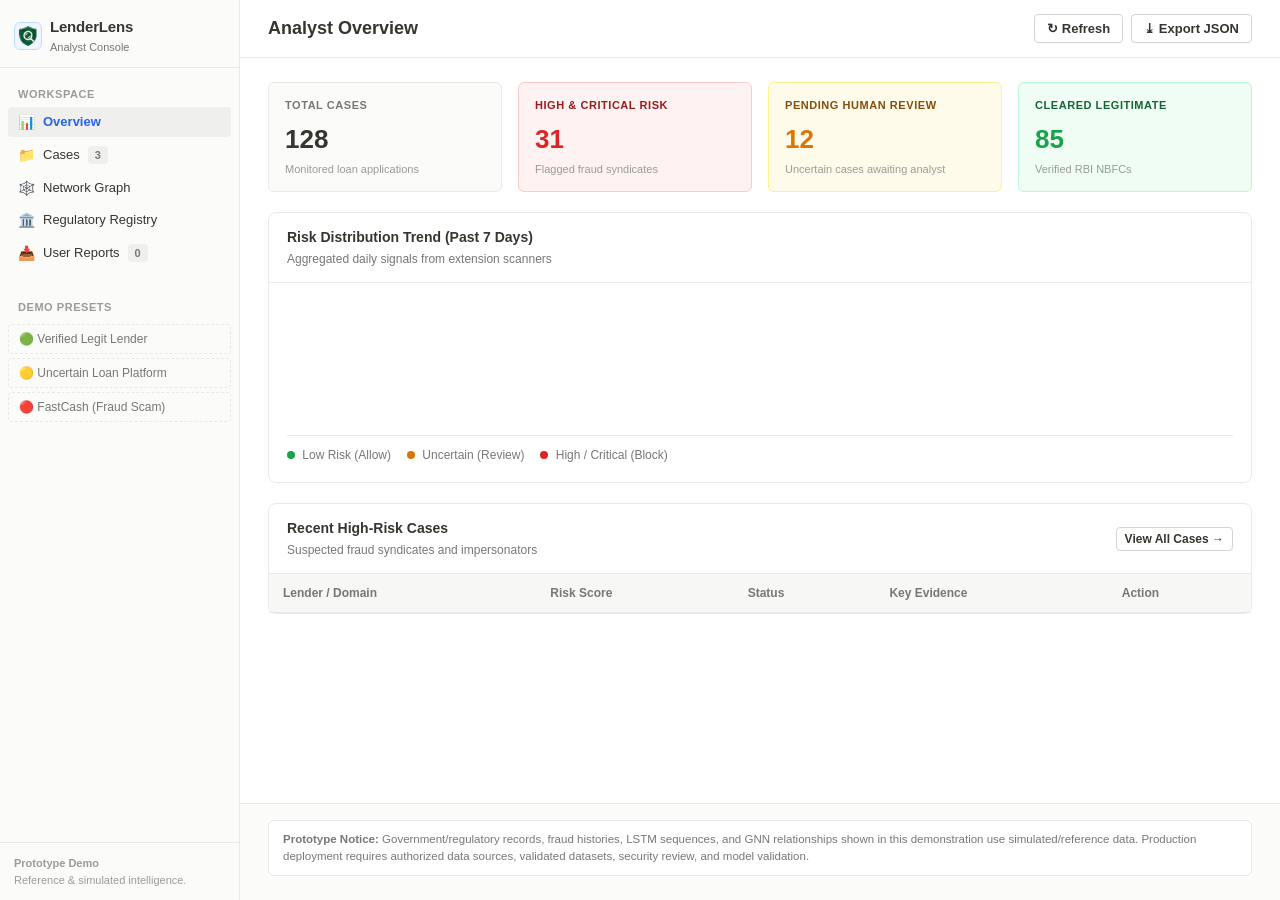
<file: extension/lenderlens-extension/dashboard/dashboard.html>
<!-- Redirects to index.html or acts as mirror -->
<!DOCTYPE html>
<html>
<head>
  <meta http-equiv="refresh" content="0; url=index.html">
  <title>Redirecting to LenderLens Dashboard</title>
</head>
<body>
  <p>Redirecting to <a href="index.html">LenderLens Dashboard</a>...</p>
</body>
</html>
</file>
<file: extension/lenderlens-extension/dashboard/dashboard.css>
/* ─── Notion-Inspired Clean Light Theme ──────────────────────────────── */
:root {
  --bg-main: #ffffff;
  --bg-sidebar: #fbfbfa;
  --bg-subtle: #f7f7f5;
  --bg-hover: #efefed;
  --text-main: #37352f;
  --text-muted: #787774;
  --text-light: #9b9a97;
  --border: #e9e9e7;
  --border-dark: #d3d3d0;
  
  --primary: #2563eb;
  --primary-light: #eff6ff;
  --danger: #dc2626;
  --danger-light: #fef2f2;
  --warning: #d97706;
  --warning-light: #fffbeb;
  --success: #16a34a;
  --success-light: #f0fdf4;
  --purple: #7c3aed;
  --purple-light: #f5f3ff;
  
  --radius-sm: 4px;
  --radius-md: 6px;
  --radius-lg: 8px;
  --font: -apple-system, BlinkMacSystemFont, "Segoe UI", Helvetica, "Apple Color Emoji", Arial, sans-serif;
}

* { box-sizing: border-box; margin: 0; padding: 0; }
body {
  background: var(--bg-main);
  color: var(--text-main);
  font-family: var(--font);
  font-size: 14px;
  line-height: 1.5;
  -webkit-font-smoothing: antialiased;
}

/* ─── Layout ─────────────────────────────────────────────────────────── */
.app-layout {
  display: flex;
  height: 100vh;
  overflow: hidden;
}

/* ─── Sidebar ────────────────────────────────────────────────────────── */
.sidebar {
  width: 240px;
  background: var(--bg-sidebar);
  border-right: 1px solid var(--border);
  display: flex;
  flex-direction: column;
  flex-shrink: 0;
  user-select: none;
}

.sidebar-header {
  padding: 16px 14px 12px;
  border-bottom: 1px solid var(--border);
}

.brand {
  display: flex;
  align-items: center;
  gap: 8px;
}

.brand-shield {
  width: 28px;
  height: 28px;
  background: var(--primary-light);
  border: 1px solid #bfdbfe;
  border-radius: var(--radius-md);
  display: flex;
  align-items: center;
  justify-content: center;
  font-size: 14px;
}

.brand-title {
  font-weight: 700;
  font-size: 15px;
  color: var(--text-main);
  letter-spacing: -0.2px;
}

.brand-subtitle {
  font-size: 11px;
  color: var(--text-muted);
}

.sidebar-menu {
  padding: 12px 8px;
  flex: 1;
  overflow-y: auto;
}

.menu-label {
  font-size: 11px;
  font-weight: 600;
  color: var(--text-light);
  padding: 6px 10px 4px;
  text-transform: uppercase;
  letter-spacing: 0.05em;
}

.nav-btn {
  display: flex;
  align-items: center;
  gap: 8px;
  width: 100%;
  padding: 7px 10px;
  border: none;
  background: transparent;
  color: var(--text-main);
  font-size: 13px;
  font-weight: 500;
  border-radius: var(--radius-sm);
  cursor: pointer;
  text-align: left;
  transition: background 0.1s ease;
  margin-bottom: 2px;
}

.nav-btn:hover {
  background: var(--bg-hover);
}

.nav-btn.active {
  background: var(--bg-hover);
  font-weight: 600;
  color: var(--primary);
}

.demo-btn {
  font-size: 12px;
  color: var(--text-muted);
  border: 1px dashed var(--border);
  margin-top: 4px;
}
.demo-btn:hover {
  border-color: var(--border-dark);
  color: var(--text-main);
}

.nav-icon {
  font-size: 14px;
  display: inline-flex;
  align-items: center;
  justify-content: center;
}

.sidebar-footer {
  padding: 12px 14px;
  border-top: 1px solid var(--border);
  font-size: 11px;
  color: var(--text-light);
}

/* ─── Main Content Area ──────────────────────────────────────────────── */
.main-content {
  flex: 1;
  display: flex;
  flex-direction: column;
  overflow-y: auto;
  background: var(--bg-main);
}

.topbar {
  padding: 14px 28px;
  border-bottom: 1px solid var(--border);
  display: flex;
  justify-content: space-between;
  align-items: center;
  background: var(--bg-main);
  position: sticky;
  top: 0;
  z-index: 10;
}

.topbar-title {
  font-size: 18px;
  font-weight: 700;
  color: var(--text-main);
}

.topbar-actions {
  display: flex;
  gap: 8px;
}

.content-body {
  padding: 24px 28px;
  flex: 1;
}

.view-panel {
  display: none;
}
.view-panel.active {
  display: block;
}

/* ─── Cards & Boxes ──────────────────────────────────────────────────── */
.card {
  background: var(--bg-main);
  border: 1px solid var(--border);
  border-radius: var(--radius-lg);
  margin-bottom: 20px;
}

.card-header {
  padding: 14px 18px;
  border-bottom: 1px solid var(--border);
}

.card-title {
  font-size: 14px;
  font-weight: 700;
  color: var(--text-main);
}

.card-sub {
  font-size: 12px;
  color: var(--text-muted);
  margin-top: 2px;
}

.card-body {
  padding: 18px;
}
.p-0 { padding: 0 !important; }
.mb-3 { margin-bottom: 12px !important; }
.mb-4 { margin-bottom: 20px !important; }

/* ─── Metrics Grid ───────────────────────────────────────────────────── */
.metrics-grid {
  display: grid;
  grid-template-columns: repeat(4, 1fr);
  gap: 16px;
  margin-bottom: 20px;
}

.metric-card {
  background: var(--bg-sidebar);
  border: 1px solid var(--border);
  border-radius: var(--radius-md);
  padding: 14px 16px;
}
.metric-danger { background: var(--danger-light); border-color: #fecaca; }
.metric-warning { background: var(--warning-light); border-color: #fef08a; }
.metric-success { background: var(--success-light); border-color: #bbf7d0; }

.metric-title {
  font-size: 11px;
  font-weight: 600;
  text-transform: uppercase;
  letter-spacing: 0.05em;
  color: var(--text-muted);
}
.metric-danger .metric-title { color: #991b1b; }
.metric-warning .metric-title { color: #854d0e; }
.metric-success .metric-title { color: #166534; }

.metric-value {
  font-size: 26px;
  font-weight: 800;
  margin: 6px 0 2px;
  color: var(--text-main);
}
.metric-danger .metric-value { color: var(--danger); }
.metric-warning .metric-value { color: var(--warning); }
.metric-success .metric-value { color: var(--success); }

.metric-sub {
  font-size: 11px;
  color: var(--text-light);
}

/* ─── Tables ─────────────────────────────────────────────────────────── */
.table {
  width: 100%;
  border-collapse: collapse;
  font-size: 13px;
  text-align: left;
}

.table th {
  background: var(--bg-subtle);
  padding: 10px 14px;
  font-weight: 600;
  color: var(--text-muted);
  border-bottom: 1px solid var(--border);
  font-size: 12px;
}

.table td {
  padding: 12px 14px;
  border-bottom: 1px solid var(--border);
  color: var(--text-main);
}

.table tbody tr:hover {
  background: var(--bg-subtle);
}

/* ─── Badges ─────────────────────────────────────────────────────────── */
.badge {
  display: inline-flex;
  align-items: center;
  padding: 2px 7px;
  border-radius: var(--radius-sm);
  font-size: 11px;
  font-weight: 600;
  line-height: 1.3;
}

.badge-neutral { background: var(--bg-hover); color: var(--text-muted); }
.badge-success { background: var(--success-light); color: var(--success); border: 1px solid #bbf7d0; }
.badge-warning { background: var(--warning-light); color: var(--warning); border: 1px solid #fde68a; }
.badge-danger  { background: var(--danger-light); color: var(--danger); border: 1px solid #fecaca; }
.badge-purple  { background: var(--purple-light); color: var(--purple); border: 1px solid #ddd6fe; }

/* ─── Buttons ────────────────────────────────────────────────────────── */
.btn {
  display: inline-flex;
  align-items: center;
  justify-content: center;
  gap: 6px;
  padding: 6px 12px;
  border-radius: var(--radius-sm);
  font-size: 13px;
  font-weight: 600;
  cursor: pointer;
  border: 1px solid transparent;
  transition: all 0.12s ease;
  user-select: none;
}
.btn-sm { padding: 4px 8px; font-size: 12px; }

.btn-secondary {
  background: var(--bg-main);
  border-color: var(--border-dark);
  color: var(--text-main);
}
.btn-secondary:hover { background: var(--bg-hover); }

.btn-primary { background: var(--primary); color: #fff; }
.btn-primary:hover { background: #1d4ed8; }

.btn-success { background: var(--success); color: #fff; }
.btn-success:hover { background: #15803d; }

.btn-warning { background: var(--warning); color: #fff; }
.btn-warning:hover { background: #b45309; }

.btn-danger { background: var(--danger); color: #fff; }
.btn-danger:hover { background: #b91c1c; }

.btn-purple { background: var(--purple); color: #fff; }
.btn-purple:hover { background: #6d28d9; }

/* ─── Forms & Inputs ─────────────────────────────────────────────────── */
.select-input, .textarea-input {
  background: var(--bg-main);
  border: 1px solid var(--border-dark);
  border-radius: var(--radius-sm);
  padding: 6px 10px;
  font-size: 13px;
  color: var(--text-main);
  font-family: inherit;
}
.textarea-input {
  width: 100%;
  min-height: 70px;
  resize: vertical;
}

/* ─── Trend Bars ─────────────────────────────────────────────────────── */
.trend-bars-container {
  display: flex;
  align-items: flex-end;
  gap: 16px;
  height: 120px;
  padding-top: 10px;
}
.trend-col {
  flex: 1;
  display: flex;
  flex-direction: column;
  align-items: center;
  height: 100%;
}
.trend-stack {
  width: 28px;
  height: 90px;
  display: flex;
  flex-direction: column-reverse;
  background: var(--bg-hover);
  border-radius: var(--radius-sm);
  overflow: hidden;
}
.trend-segment { width: 100%; transition: height 0.3s ease; }
.trend-label {
  font-size: 11px;
  color: var(--text-muted);
  margin-top: 6px;
}
.trend-legend {
  display: flex;
  gap: 16px;
  font-size: 12px;
  color: var(--text-muted);
  margin-top: 14px;
  padding-top: 10px;
  border-top: 1px solid var(--border);
}
.legend-dot {
  display: inline-block;
  width: 8px;
  height: 8px;
  border-radius: 50%;
  margin-right: 4px;
}

/* ─── Case Detail View Styles ────────────────────────────────────────── */
.back-link {
  display: inline-flex;
  align-items: center;
  font-size: 13px;
  color: var(--primary);
  cursor: pointer;
  margin-bottom: 14px;
  font-weight: 500;
}
.back-link:hover { text-decoration: underline; }

.case-detail-header {
  padding: 16px 20px;
}
.case-detail-name {
  font-size: 20px;
  font-weight: 800;
  color: var(--text-main);
}
.case-detail-meta {
  font-size: 13px;
  color: var(--text-muted);
  margin-top: 4px;
}

.score-pill {
  border: 2px solid var(--border-dark);
  border-radius: var(--radius-md);
  padding: 6px 14px;
  text-align: center;
}
.score-pill-num {
  font-size: 24px;
  font-weight: 800;
  line-height: 1;
}
.score-pill-label {
  font-size: 10px;
  text-transform: uppercase;
  letter-spacing: 0.05em;
  color: var(--text-muted);
}

/* ─── 4 Evidence Cards Grid ──────────────────────────────────────────── */
.evidence-grid {
  display: grid;
  grid-template-columns: repeat(2, 1fr);
  gap: 16px;
}
.evidence-card-title {
  display: flex;
  justify-content: space-between;
  align-items: center;
  font-size: 13px;
  font-weight: 700;
}
.evidence-flag {
  display: flex;
  align-items: flex-start;
  gap: 8px;
  padding: 6px 0;
  border-bottom: 1px dashed var(--border);
  font-size: 12.5px;
}
.evidence-flag:last-child { border-bottom: none; }

/* ─── Visualizations Grid ────────────────────────────────────────────── */
.vis-grid {
  display: grid;
  grid-template-columns: 1fr 1fr;
  gap: 16px;
}
.canvas-wrapper {
  position: relative;
  background: var(--bg-sidebar);
  border-radius: 0 0 var(--radius-lg) var(--radius-lg);
  overflow: hidden;
  height: 380px;
}
canvas { width: 100%; height: 100%; display: block; }

.graph-legend {
  display: flex;
  gap: 10px;
  font-size: 11px;
  color: var(--text-muted);
}
.legend-node-dot {
  display: inline-block;
  width: 8px;
  height: 8px;
  border-radius: 50%;
  margin-right: 3px;
}

.graph-tooltip {
  position: absolute;
  display: none;
  background: rgba(26, 26, 26, 0.92);
  color: #fff;
  padding: 8px 12px;
  border-radius: var(--radius-sm);
  font-size: 11.5px;
  pointer-events: none;
  z-index: 100;
  max-width: 240px;
  line-height: 1.4;
  box-shadow: 0 4px 12px rgba(0,0,0,0.2);
}

.timeline-canvas-wrapper {
  height: 200px;
  position: relative;
}

.timeline-stats-row {
  display: flex;
  justify-content: space-between;
  padding-top: 12px;
  border-top: 1px solid var(--border);
  margin-top: 12px;
  font-size: 12px;
}

/* ─── Reviewer Card ──────────────────────────────────────────────────── */
.reviewer-card {
  border: 2px solid #e2e8f0;
  background: #fafaf9;
}
.action-buttons-group {
  display: flex;
  gap: 10px;
  flex-wrap: wrap;
}

.review-feedback {
  margin-top: 12px;
  font-size: 13px;
  font-weight: 600;
}

/* ─── Footer ─────────────────────────────────────────────────────────── */
.app-footer {
  padding: 16px 28px 24px;
  border-top: 1px solid var(--border);
  background: var(--bg-sidebar);
}
.disclaimer-banner {
  font-size: 11.5px;
  color: var(--text-muted);
  line-height: 1.5;
  background: var(--bg-main);
  border: 1px solid var(--border);
  padding: 10px 14px;
  border-radius: var(--radius-md);
}

/* ─── Helpers ────────────────────────────────────────────────────────── */
.flex-between { display: flex; justify-content: space-between; align-items: center; }
.flex-center  { display: flex; align-items: center; }
.align-start  { align-items: flex-start; }
.gap-2 { gap: 8px; }
</file>
